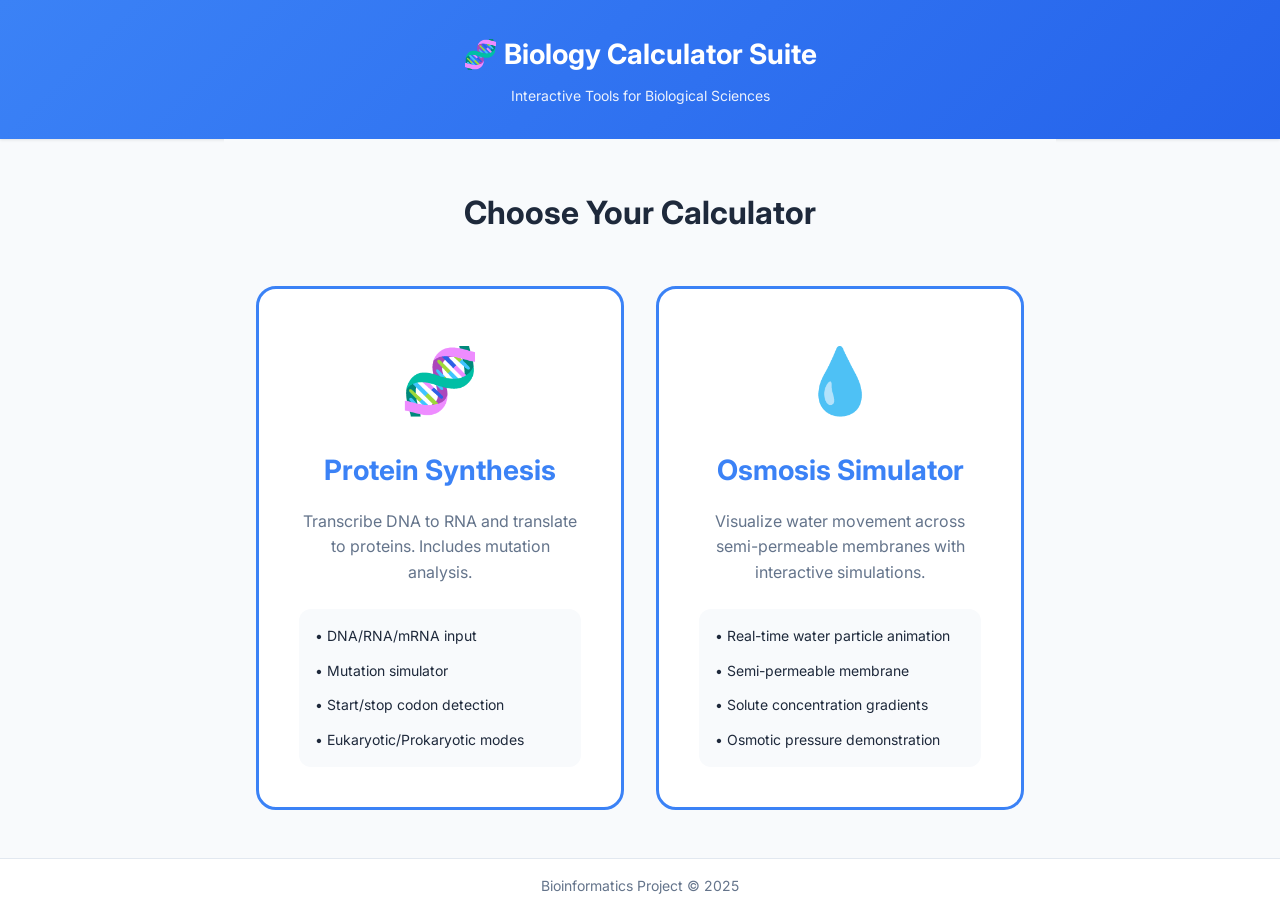
<file: index.html>
<!DOCTYPE html>
<html lang="en">
<head>
    <meta charset="UTF-8">
    <meta name="viewport" content="width=device-width, initial-scale=1.0">
    <title>Biology Calculator Suite</title>
    <link rel="stylesheet" href="style.css">
    <link href="https://fonts.googleapis.com/css2?family=Inter:wght@300;400;500;600;700&display=swap" rel="stylesheet">
</head>
<body>
    <div class="app-container">
        <header class="app-header">
            <h1>🧬 Biology Calculator Suite</h1>
            <p class="subtitle">Interactive Tools for Biological Sciences</p>
        </header>

        <!-- Main Selection Screen -->
        <div id="main-selection" class="main-selection active">
            <h2 class="selection-title">Choose Your Calculator</h2>
            <div class="calculator-grid">
                <div class="calculator-card" onclick="selectCalculator('protein-synthesis')">
                    <div class="calculator-icon">🧬</div>
                    <h3>Protein Synthesis</h3>
                    <p>Transcribe DNA to RNA and translate to proteins. Includes mutation analysis.</p>
                    <div class="features-list">
                        <span class="feature">• DNA/RNA/mRNA input</span>
                        <span class="feature">• Mutation simulator</span>
                        <span class="feature">• Start/stop codon detection</span>
                        <span class="feature">• Eukaryotic/Prokaryotic modes</span>
                    </div>
                </div>
                
                <div class="calculator-card" onclick="selectCalculator('osmosis-diffusion')">
                    <div class="calculator-icon">💧</div>
                    <h3>Osmosis Simulator</h3>
                    <p>Visualize water movement across semi-permeable membranes with interactive simulations.</p>
                    <div class="features-list">
                        <span class="feature">• Real-time water particle animation</span>
                        <span class="feature">• Semi-permeable membrane</span>
                        <span class="feature">• Solute concentration gradients</span>
                        <span class="feature">• Osmotic pressure demonstration</span>
                    </div>
                </div>
            </div>
        </div>

        <!-- Calculator Sections -->
        <div id="calculator-container" class="calculator-container">
            <nav class="breadcrumb">
                <button class="back-btn" onclick="backToSelection()">
                    <span>← Back to Selection</span>
                </button>
                <span class="current-calculator" id="current-calculator-name"></span>
            </nav>

            <!-- Protein Synthesis Calculator -->
            <div id="protein-synthesis-calculator" class="calculator-section hidden">
                <nav class="tab-navigation">
                    <button class="tab-btn active" data-tab="transcription">Transcription/Translation</button>
                    <button class="tab-btn" data-tab="mutation">Mutations</button>
                    <button class="tab-btn" data-tab="education">Education</button>
                </nav>
                
                <!-- Tab Contents for Protein Synthesis -->
                <div class="content-area">
            <!-- Transcription/Translation Tab -->
            <div id="transcription" class="tab-content active">
                <div class="input-section">
                    <h2>Enter Sequence</h2>
                    <div class="selection-group">
                        <p class="selection-label">Sequence Type</p>
                        <div class="strand-selector">
                            <label class="radio-container">
                                <input type="radio" name="strand" value="coding" checked>
                                <span class="radio-label">Coding DNA (5' → 3')</span>
                            </label>
                            <label class="radio-container">
                                <input type="radio" name="strand" value="template">
                                <span class="radio-label">Template DNA (3' → 5')</span>
                            </label>
                            <label class="radio-container">
                                <input type="radio" name="strand" value="mrna">
                                <span class="radio-label">mRNA (5' → 3')</span>
                            </label>
                        </div>
                    </div>
                    
                    <div class="selection-group">
                        <p class="selection-label">Cell Type</p>
                        <div class="cell-type-selector">
                            <label class="radio-container">
                                <input type="radio" name="cell-type" value="eukaryotic" checked>
                                <span class="radio-label">Eukaryotic (Start: AUG)</span>
                            </label>
                            <label class="radio-container">
                                <input type="radio" name="cell-type" value="prokaryotic">
                                <span class="radio-label">Prokaryotic (Start: AUG, GUG, UUG)</span>
                            </label>
                        </div>
                    </div>
                    
                    <textarea id="dna-input" placeholder="Enter DNA sequence (e.g., ATGGAATAG)" class="dna-input"></textarea>
                    
                    <button class="process-btn" onclick="processTranscription()">
                        <span class="btn-text">Analyze</span>
                        <span class="btn-icon">→</span>
                    </button>
                </div>

                <div id="transcription-results" class="results-section hidden">
                    <h2>Results</h2>
                    <div class="result-card">
                        <div class="result-item">
                            <span class="result-label">DNA (Coding):</span>
                            <span id="result-dna" class="result-sequence"></span>
                        </div>
                        <div class="arrow-down">↓</div>
                        <div class="result-item">
                            <span class="result-label">mRNA:</span>
                            <span id="result-mrna" class="result-sequence"></span>
                        </div>
                        <div class="arrow-down">↓</div>
                        <div class="result-item">
                            <span class="result-label">Protein:</span>
                            <span id="result-protein" class="result-sequence"></span>
                        </div>
                        <div class="codon-info">
                            <div class="codon-info-item">
                                <span class="codon-info-label">Start Codon:</span>
                                <span id="result-start-codon" class="codon-info-value"></span>
                            </div>
                            <div class="codon-info-item">
                                <span class="codon-info-label">End Codon:</span>
                                <span id="result-end-codon" class="codon-info-value"></span>
                            </div>
                        </div>
                    </div>
                </div>
            </div>

            <!-- 돌연변이 탭 -->
            <div id="mutation" class="tab-content">
                <div class="input-section">
                    <h2>Mutation Simulation</h2>
                    
                    <div class="selection-group">
                        <p class="selection-label">Sequence Type</p>
                        <div class="strand-selector">
                            <label class="radio-container">
                                <input type="radio" name="mutation-strand" value="coding" checked>
                                <span class="radio-label">Coding DNA (5' → 3')</span>
                            </label>
                            <label class="radio-container">
                                <input type="radio" name="mutation-strand" value="template">
                                <span class="radio-label">Template DNA (3' → 5')</span>
                            </label>
                            <label class="radio-container">
                                <input type="radio" name="mutation-strand" value="mrna">
                                <span class="radio-label">mRNA (5' → 3')</span>
                            </label>
                        </div>
                    </div>
                    
                    <textarea id="mutation-dna-input" placeholder="Enter coding DNA sequence (e.g., ATGGAATAG)" class="dna-input"></textarea>
                    
                    <div class="mutation-controls">
                        <select id="mutation-type" class="mutation-select">
                            <option value="">Select mutation type</option>
                            <option value="point">Point mutation (substitution)</option>
                            <option value="insertion">Insertion</option>
                            <option value="deletion">Deletion</option>
                        </select>

                        <div class="mutation-params hidden" id="mutation-params">
                            <input type="number" id="mutation-position" placeholder="Position (0-based)" min="0" class="position-input">
                            <input type="text" id="mutation-value" placeholder="New base (A/T/C/G)" maxlength="1" class="base-input">
                        </div>
                    </div>

                    <button class="process-btn" onclick="processMutation()">
                        <span class="btn-text">Apply Mutation</span>
                        <span class="btn-icon">⚡</span>
                    </button>
                </div>

                <div id="mutation-results" class="results-section hidden">
                    <h2>Mutation Results</h2>
                    <div class="comparison-grid">
                        <div class="comparison-column">
                            <h3>Original</h3>
                            <div class="result-item">
                                <span class="result-label">DNA:</span>
                                <span id="original-dna" class="result-sequence"></span>
                            </div>
                            <div class="result-item">
                                <span class="result-label">Protein:</span>
                                <span id="original-protein" class="result-sequence"></span>
                            </div>
                        </div>
                        <div class="comparison-column">
                            <h3>Mutated</h3>
                            <div class="result-item">
                                <span class="result-label">DNA:</span>
                                <span id="mutated-dna" class="result-sequence"></span>
                            </div>
                            <div class="result-item">
                                <span class="result-label">Protein:</span>
                                <span id="mutated-protein" class="result-sequence"></span>
                            </div>
                        </div>
                    </div>
                </div>
            </div>

            <!-- Education Tab -->
            <div id="education" class="tab-content">
                <div class="education-section">
                    <h2>🧬 Understanding Protein Synthesis</h2>
                    <p class="education-intro">Learn about the fascinating process that transforms genetic information into functional proteins.</p>
                    
                    <div class="education-grid">
                        <div class="education-card">
                            <div class="education-icon">🔄</div>
                            <h3>Transcription</h3>
                            <p>This is like making a copy of DNA instructions. The cell copies DNA into mRNA (messenger RNA).</p>
                            <div class="education-details">
                                <h4>What happens:</h4>
                                <ul>
                                    <li>DNA opens up like a zipper</li>
                                    <li>A special enzyme reads the DNA code</li>
                                    <li>It makes an mRNA copy of the instructions</li>
                                    <li>The mRNA copy can leave the nucleus</li>
                                    <li>DNA letters change: A→U, T→A, C→G, G→C</li>
                                </ul>
                            </div>
                        </div>

                        <div class="education-card">
                            <div class="education-icon">🏭</div>
                            <h3>Translation</h3>
                            <p>This is like using a recipe. The cell reads mRNA instructions and builds proteins from amino acids.</p>
                            <div class="education-details">
                                <h4>What happens:</h4>
                                <ul>
                                    <li>Ribosomes (protein factories) read the mRNA</li>
                                    <li>They read 3 letters at a time (called codons)</li>
                                    <li>Each codon tells which amino acid to add</li>
                                    <li>AUG means "start making protein"</li>
                                    <li>Special stop signals mean "protein is finished"</li>
                                </ul>
                            </div>
                        </div>

                        <div class="education-card">
                            <div class="education-icon">🧩</div>
                            <h3>Codon Usage</h3>
                            <p>Codons are like words in the genetic language. Each "word" is 3 letters long and tells the cell which amino acid to use.</p>
                            <div class="education-details">
                                <h4>Important facts:</h4>
                                <ul>
                                    <li>There are 64 possible 3-letter combinations</li>
                                    <li>61 of them mean "add this amino acid"</li>
                                    <li>3 of them mean "stop making the protein"</li>
                                    <li>Most amino acids have more than one codon</li>
                                    <li>AUG is special - it means both "start" and "add methionine"</li>
                                    <li>Almost all living things use the same genetic code</li>
                                </ul>
                            </div>
                        </div>

                        <div class="education-card">
                            <div class="education-icon">🔗</div>
                            <h3>Protein Folding</h3>
                            <p>After amino acids are linked together, they fold into specific 3D shapes. The shape determines what the protein can do.</p>
                            <div class="education-details">
                                <h4>How proteins get their shape:</h4>
                                <ul>
                                    <li>Amino acids are like beads on a string</li>
                                    <li>The string folds and twists in specific ways</li>
                                    <li>The final shape is like a complex 3D puzzle</li>
                                    <li>Different shapes do different jobs in the cell</li>
                                    <li>Special helper proteins help with folding</li>
                                    <li>Wrong folding can make proteins not work</li>
                                </ul>
                            </div>
                        </div>

                        <div class="education-card">
                            <div class="education-icon">🔬</div>
                            <h3>Cell Type Differences</h3>
                            <p>There are two main types of cells, and they make proteins differently!</p>
                            <div class="education-details">
                                <h4>Animal/Plant Cells (Eukaryotes):</h4>
                                <ul>
                                    <li>Have a nucleus (control center)</li>
                                    <li>Make mRNA inside the nucleus</li>
                                    <li>Make proteins outside the nucleus</li>
                                    <li>Only use AUG to start making proteins</li>
                                    <li>Process mRNA before using it</li>
                                </ul>
                                <h4>Bacterial Cells (Prokaryotes):</h4>
                                <ul>
                                    <li>No nucleus - everything mixed together</li>
                                    <li>Make mRNA and proteins in the same place</li>
                                    <li>Can use AUG, GUG, or UUG to start proteins</li>
                                    <li>Use mRNA right away without processing</li>
                                    <li>Can make proteins while still copying DNA</li>
                                </ul>
                            </div>
                        </div>

                        <div class="education-card">
                            <div class="education-icon">⚡</div>
                            <h3>Mutations</h3>
                            <p>Sometimes DNA gets changed by mistake. These changes can affect how proteins are made.</p>
                            <div class="education-details">
                                <h4>Types of DNA Changes:</h4>
                                <ul>
                                    <li><strong>Substitution:</strong> One DNA letter becomes a different letter</li>
                                    <li><strong>Insertion:</strong> Extra DNA letters get added</li>
                                    <li><strong>Deletion:</strong> Some DNA letters get removed</li>
                                </ul>
                                <h4>What can happen to proteins:</h4>
                                <ul>
                                    <li><strong>Silent:</strong> Protein stays exactly the same</li>
                                    <li><strong>Missense:</strong> One amino acid changes</li>
                                    <li><strong>Nonsense:</strong> Protein stops being made too early</li>
                                    <li><strong>Frameshift:</strong> Reading frame shifts, everything changes</li>
                                </ul>
                            </div>
                        </div>
                    </div>
                    
                    <div class="dna-strands-box">
                        <div class="dna-strands-content">
                            <div class="dna-strands-header">
                                <div class="education-icon">🧵</div>
                                <h3>Understanding DNA Strands</h3>
                            </div>
                            <p>DNA has two strands that work together, but they have different jobs during protein making.</p>
                            <div class="dna-strands-details">
                                <div class="dna-strands-column">
                                    <h4>The Two Strands:</h4>
                                    <ul>
                                        <li><strong>Template Strand:</strong> This is the strand the cell actually reads to make mRNA</li>
                                        <li><strong>Coding Strand:</strong> This strand has the same sequence as mRNA (except T instead of U)</li>
                                        <li>The two strands are like opposite sides of a zipper</li>
                                        <li>They run in opposite directions (antiparallel)</li>
                                        <li>Where one has A, the other has T; where one has C, the other has G</li>
                                    </ul>
                                </div>
                                <div class="dna-strands-column">
                                    <h4>Why this matters:</h4>
                                    <ul>
                                        <li>Only the template strand gets read during transcription</li>
                                        <li>The coding strand "shows" what the mRNA will look like</li>
                                        <li>Scientists often write DNA sequences using the coding strand</li>
                                        <li>This calculator lets you input either strand type</li>
                                    </ul>
                                </div>
                            </div>
                        </div>
                    </div>
                </div>
            </div>
                </div>
            </div>

            <!-- Osmosis Calculator -->
            <div id="osmosis-diffusion-calculator" class="calculator-section hidden">
                <nav class="tab-navigation">
                    <button class="tab-btn active" data-tab="osmosis">Osmosis Simulator</button>
                </nav>
                
                <!-- Tab Contents for Osmosis -->
                <div class="content-area">
            <!-- Osmosis Simulator -->
            <div id="osmosis" class="tab-content active">
                <div class="input-section">
                    <h2>Osmosis Simulator</h2>
                    <p class="section-intro">Visualize water movement across semi-permeable membranes</p>
                    
                    <div class="simulator-controls">
                        
                        <div class="simulator-controls">
                            <div class="control-row">
                                <div class="control-group">
                                    <label>Solute Type:</label>
                                    <select id="solute-type" class="control-select">
                                        <option value="salt">Salt (NaCl)</option>
                                        <option value="glucose">Glucose</option>
                                        <option value="protein">Protein</option>
                                    </select>
                                </div>
                                <div class="control-group">
                                    <label>Membrane:</label>
                                    <select id="permeability" class="control-select">
                                        <option value="semi" selected>Semi-permeable</option>
                                        <option value="impermeable">Impermeable</option>
                                    </select>
                                </div>
                            </div>
                            
                            <div class="control-row">
                                <div class="control-group">
                                    <label>Left Concentration:</label>
                                    <div class="concentration-control">
                                        <input type="range" id="conc-left-slider" min="0" max="100" value="80" class="concentration-slider">
                                        <span id="conc-left-display">80 mM</span>
                                    </div>
                                </div>
                                <div class="control-group">
                                    <label>Right Concentration:</label>
                                    <div class="concentration-control">
                                        <input type="range" id="conc-right-slider" min="0" max="100" value="20" class="concentration-slider">
                                        <span id="conc-right-display">20 mM</span>
                                    </div>
                                </div>
                            </div>
                            
                            <div class="control-row">
                                <div class="control-group">
                                    <label>Temperature:</label>
                                    <div class="temperature-control">
                                        <input type="range" id="temperature" min="0" max="100" value="37" class="temperature-slider">
                                        <span id="temp-display">37°C</span>
                                    </div>
                                </div>
                                <div class="control-group">
                                    <label>Animation Speed:</label>
                                    <div class="speed-control">
                                        <input type="range" id="speed" min="0.1" max="3" step="0.1" value="1" class="speed-slider">
                                        <span id="speed-display">1x</span>
                                    </div>
                                </div>
                            </div>
                        </div>
                        
                        <button class="process-btn" onclick="testStartSimulation()">
                            <span class="btn-text">Start Simulation</span>
                            <span class="btn-icon">▶️</span>
                        </button>
                        
                        <button class="process-btn secondary" onclick="resetOsmosisSimulation()">
                            <span class="btn-text">Reset</span>
                            <span class="btn-icon">🔄</span>
                        </button>
                    </div>
                </div>
                
                <div class="simulation-area">
                    <canvas id="osmosis-canvas" width="800" height="400"></canvas>
                    
                    <div class="simulation-info">
                        <div class="info-grid">
                            <div class="info-item">
                                <span class="info-label">Time:</span>
                                <span id="sim-time">0s</span>
                            </div>
                            <div class="info-item">
                                <span class="info-label">Net Movement:</span>
                                <span id="net-movement">→</span>
                            </div>
                            <div class="info-item">
                                <span class="info-label">Equilibrium:</span>
                                <span id="equilibrium-status">Not reached</span>
                            </div>
                            <div class="info-item">
                                <span class="info-label">Rate:</span>
                                <span id="osmosis-rate">0 molecules/s</span>
                            </div>
                        </div>
                    </div>
                </div>
                
                <div class="results-section">
                    <h3>Key Concepts</h3>
                    <div class="concept-grid">
                        <div class="concept-card">
                            <h4>Diffusion</h4>
                            <p>Random movement of particles from high to low concentration</p>
                        </div>
                        <div class="concept-card">
                            <h4>Osmosis</h4>
                            <p>Diffusion of water across a semipermeable membrane</p>
                        </div>
                        <div class="concept-card">
                            <h4>Concentration Gradient</h4>
                            <p>Difference in concentration that drives molecular movement</p>
                        </div>
                        <div class="concept-card">
                            <h4>Equilibrium</h4>
                            <p>State where concentrations are equal on both sides</p>
                        </div>
                    </div>
                </div>
            </div>
                </div>
            </div>
        </div>

        <footer class="app-footer">
            <p>Bioinformatics Project © 2025</p>
        </footer>
    </div>

    <script src="app.js"></script>
    <script src="simple_osmosis.js"></script>
    <script>
        // Ultra-simple osmosis simulation
        function startOsmosisSimulation() {
            console.log('Starting osmosis simulation...');
            const canvas = document.getElementById('osmosis-canvas');
            if (!canvas) {
                alert('Canvas not found!');
                return;
            }
            
            const ctx = canvas.getContext('2d');
            canvas.width = canvas.offsetWidth;
            canvas.height = 400;
            
            let particles = [];
            let animationId = null;
            
            // Stop any existing animation
            if (window.currentOsmosisAnimation) {
                cancelAnimationFrame(window.currentOsmosisAnimation);
            }
            
            // Create particles - high concentration on left, low on right
            // Add many solute particles on the LEFT side (high concentration)
            for (let i = 0; i < 40; i++) {
                particles.push({
                    x: Math.random() * (canvas.width/2 - 40) + 20, // Left side only
                    y: Math.random() * (canvas.height - 40) + 20,
                    vx: (Math.random() - 0.5) * 3,
                    vy: (Math.random() - 0.5) * 3,
                    radius: 8,
                    type: 'solute'
                });
            }
            
            // Add few solute particles on the RIGHT side (low concentration)
            for (let i = 0; i < 5; i++) {
                particles.push({
                    x: Math.random() * (canvas.width/2 - 40) + canvas.width/2 + 20, // Right side only
                    y: Math.random() * (canvas.height - 40) + 20,
                    vx: (Math.random() - 0.5) * 3,
                    vy: (Math.random() - 0.5) * 3,
                    radius: 8,
                    type: 'solute'
                });
            }
            
            function draw() {
                // Clear canvas
                ctx.clearRect(0, 0, canvas.width, canvas.height);
                
                // Draw background
                ctx.fillStyle = '#f0f5ff';
                ctx.fillRect(0, 0, canvas.width/2, canvas.height);
                ctx.fillStyle = '#fff0f5';
                ctx.fillRect(canvas.width/2, 0, canvas.width/2, canvas.height);
                
                // Add labels
                ctx.fillStyle = '#333';
                ctx.font = 'bold 16px Arial';
                ctx.textAlign = 'center';
                ctx.fillText('High Concentration', canvas.width/4, 30);
                ctx.fillText('Low Concentration', canvas.width * 3/4, 30);
                
                // Add legend
                ctx.font = '14px Arial';
                ctx.textAlign = 'left';
                ctx.fillStyle = '#ff4444';
                ctx.fillRect(10, canvas.height - 30, 15, 15);
                ctx.fillStyle = '#333';
                ctx.fillText('Solute molecules', 30, canvas.height - 18);
                
                // Add arrow to show expected water movement
                ctx.font = '16px Arial';
                ctx.textAlign = 'center';
                ctx.fillStyle = '#0066cc';
                ctx.fillText('← Water flow (osmosis)', canvas.width/2, canvas.height - 15);
                
                // Show membrane type
                ctx.font = '12px Arial';
                ctx.fillStyle = '#666';
                const memTypeText = {
                    'semi': 'Semi-permeable membrane',
                    'selective': 'Selectively permeable membrane',
                    'impermeable': 'Impermeable membrane'
                };
                ctx.fillText(memTypeText[document.getElementById('permeability').value] || '', canvas.width/2, 55);
                
                // Draw membrane based on type
                const membraneType = document.getElementById('permeability').value;
                const memX = canvas.width/2;
                
                switch(membraneType) {
                    case 'semi':
                        // Semi-permeable: dotted line with regular pores
                        ctx.fillStyle = '#333';
                        ctx.fillRect(memX - 3, 0, 6, canvas.height);
                        
                        // Draw regular pores
                        ctx.fillStyle = '#999';
                        for (let y = 20; y < canvas.height; y += 40) {
                            ctx.beginPath();
                            ctx.arc(memX, y, 4, 0, Math.PI * 2);
                            ctx.fill();
                        }
                        break;
                        
                    case 'selective':
                        // Selectively permeable: solid with specific channels
                        ctx.fillStyle = '#444';
                        ctx.fillRect(memX - 3, 0, 6, canvas.height);
                        
                        // Draw selective channels (fewer, more structured)
                        ctx.fillStyle = '#88f';
                        for (let y = 50; y < canvas.height; y += 100) {
                            ctx.fillRect(memX - 2, y - 10, 4, 20);
                        }
                        break;
                        
                    case 'impermeable':
                        // Impermeable: thick solid barrier
                        ctx.fillStyle = '#222';
                        ctx.fillRect(memX - 5, 0, 10, canvas.height);
                        
                        // Add cross-hatch pattern to show it's impermeable
                        ctx.strokeStyle = '#555';
                        ctx.lineWidth = 1;
                        for (let y = 0; y < canvas.height; y += 15) {
                            ctx.beginPath();
                            ctx.moveTo(memX - 5, y);
                            ctx.lineTo(memX + 5, y + 10);
                            ctx.stroke();
                        }
                        break;
                }
                
                // Update and draw particles
                particles.forEach(p => {
                    // Get temperature and calculate kinetic energy factor
                    const temperature = parseFloat(document.getElementById('temperature').value);
                    const tempFactor = 0.3 + (temperature / 100) * 1.5; // Range from 0.3 to 1.8
                    
                    // Update velocity with temperature-dependent random motion
                    p.vx += (Math.random() - 0.5) * tempFactor;
                    p.vy += (Math.random() - 0.5) * tempFactor;
                    
                    // Apply damping (less damping at higher temperatures)
                    const damping = 0.99 - (temperature / 1000); // Range from 0.99 to 0.94
                    p.vx *= damping;
                    p.vy *= damping;
                    
                    // Limit maximum velocity based on temperature
                    const maxVel = 2 + (temperature / 20); // Max velocity increases with temperature
                    p.vx = Math.max(-maxVel, Math.min(maxVel, p.vx));
                    p.vy = Math.max(-maxVel, Math.min(maxVel, p.vy));
                    
                    // Update position
                    p.x += p.vx;
                    p.y += p.vy;
                    
                    // Bounce off walls
                    if (p.x <= p.radius || p.x >= canvas.width - p.radius) {
                        p.vx = -p.vx;
                        p.x = Math.max(p.radius, Math.min(canvas.width - p.radius, p.x));
                    }
                    if (p.y <= p.radius || p.y >= canvas.height - p.radius) {
                        p.vy = -p.vy;
                        p.y = Math.max(p.radius, Math.min(canvas.height - p.radius, p.y));
                    }
                    
                    // Membrane interaction
                    const memX = canvas.width/2;
                    if (Math.abs(p.x - memX) < p.radius + 3) {
                        const membraneType = document.getElementById('permeability').value;
                        const temperature = parseFloat(document.getElementById('temperature').value);
                        
                        // Temperature affects crossing probability (higher temp = more kinetic energy)
                        const tempBonus = temperature / 200; // 0 to 0.5 bonus based on temperature
                        let crossChance = 0;
                        
                        // Different permeability for different membrane types
                        switch(membraneType) {
                            case 'semi':
                                // Semi-permeable: base 30% + temperature bonus
                                crossChance = 0.3 + tempBonus * 0.5;
                                break;
                            case 'selective':
                                // Selectively permeable: base 10% + smaller temperature bonus
                                crossChance = 0.1 + tempBonus * 0.3;
                                break;
                            case 'impermeable':
                                // Impermeable: always 0% regardless of temperature
                                crossChance = 0;
                                break;
                        }
                        
                        if (Math.random() < crossChance) {
                            // Cross membrane
                            p.x = p.x < memX ? memX + p.radius + 4 : memX - p.radius - 4;
                        } else {
                            // Bounce
                            p.vx = -p.vx;
                            p.x = p.x < memX ? memX - p.radius - 4 : memX + p.radius + 4;
                        }
                    }
                    
                    // Draw solute particle with motion blur at high temperatures
                    const speed = Math.sqrt(p.vx * p.vx + p.vy * p.vy);
                    
                    // Add slight transparency at high speeds/temperatures
                    const alpha = temperature > 50 ? 0.8 : 1.0;
                    
                    ctx.beginPath();
                    ctx.arc(p.x, p.y, p.radius, 0, Math.PI * 2);
                    ctx.fillStyle = `rgba(255, 68, 68, ${alpha})`;
                    ctx.fill();
                    ctx.strokeStyle = `rgba(204, 0, 0, ${alpha})`;
                    ctx.lineWidth = 2;
                    ctx.stroke();
                    
                    // Add motion trail at very high temperatures
                    if (temperature > 70 && speed > 3) {
                        ctx.strokeStyle = `rgba(255, 68, 68, 0.3)`;
                        ctx.lineWidth = 1;
                        ctx.beginPath();
                        ctx.moveTo(p.x, p.y);
                        ctx.lineTo(p.x - p.vx * 2, p.y - p.vy * 2);
                        ctx.stroke();
                    }
                });
                
                // Update stats
                let leftSolute = 0, rightSolute = 0;
                particles.forEach(p => {
                    if (p.x < canvas.width/2) {
                        leftSolute++;
                    } else {
                        rightSolute++;
                    }
                });
                
                document.getElementById('sim-time').textContent = ((Date.now() - startTime) / 1000).toFixed(1) + 's';
                
                // Show net movement based on concentration gradient
                const concentrationDiff = leftSolute - rightSolute;
                if (concentrationDiff > 5) {
                    document.getElementById('net-movement').textContent = '← Water flows to high concentration';
                } else if (concentrationDiff < -5) {
                    document.getElementById('net-movement').textContent = 'Water flows to high concentration →';
                } else {
                    document.getElementById('net-movement').textContent = '↔ Near equilibrium';
                }
                
                document.getElementById('equilibrium-status').textContent = 
                    Math.abs(leftSolute - rightSolute) < 3 
                    ? 'Equilibrium reached' 
                    : `Left: ${leftSolute} molecules, Right: ${rightSolute} molecules`;
                    
                document.getElementById('osmosis-rate').textContent = 
                    `Gradient: ${Math.abs(concentrationDiff)} | Temp: ${document.getElementById('temperature').value}°C`;
                
                // Continue animation
                window.currentOsmosisAnimation = requestAnimationFrame(draw);
            }
            
            const startTime = Date.now();
            draw();
        }
        
        // Simple working test
        function testStartSimulation() {
            console.log('=== STARTING SIMPLE TEST ===');
            const canvas = document.getElementById('osmosis-canvas');
            if (!canvas) {
                console.error('NO CANVAS FOUND!');
                return;
            }
            
            const ctx = canvas.getContext('2d');
            canvas.width = 800;
            canvas.height = 400;
            
            // Track simulation start time
            const startTime = Date.now();
            
            console.log('Canvas ready:', canvas.width, 'x', canvas.height);
            
            // Stop any existing animation
            if (window.testAnimationId) {
                cancelAnimationFrame(window.testAnimationId);
            }
            
            let testParticles = [];
            
            // Get concentrations from sliders
            const leftConc = parseInt(document.getElementById('conc-left-slider')?.value || 80);
            const rightConc = parseInt(document.getElementById('conc-right-slider')?.value || 20);
            
            // Calculate number of particles based on concentration
            const leftSoluteCount = Math.floor(leftConc / 5); // Scale down for visualization
            const rightSoluteCount = Math.floor(rightConc / 5);
            
            // Create solute particles (red) - based on left concentration
            for (let i = 0; i < leftSoluteCount; i++) {
                testParticles.push({
                    x: Math.random() * (canvas.width/2 - 40) + 20,
                    y: Math.random() * (canvas.height - 100) + 50,
                    vx: (Math.random() - 0.5) * 2,
                    vy: (Math.random() - 0.5) * 2,
                    radius: 8,
                    color: '#e74c3c',
                    type: 'solute'
                });
            }
            
            // Create solute particles (red) - based on right concentration
            for (let i = 0; i < rightSoluteCount; i++) {
                testParticles.push({
                    x: Math.random() * (canvas.width/2 - 40) + canvas.width/2 + 20,
                    y: Math.random() * (canvas.height - 100) + 50,
                    vx: (Math.random() - 0.5) * 2,
                    vy: (Math.random() - 0.5) * 2,
                    radius: 8,
                    color: '#e74c3c',
                    type: 'solute'
                });
            }
            
            // Create water molecules (blue) - distributed throughout
            for (let i = 0; i < 50; i++) {
                testParticles.push({
                    x: Math.random() * (canvas.width - 40) + 20,
                    y: Math.random() * (canvas.height - 100) + 50,
                    vx: (Math.random() - 0.5) * 3,
                    vy: (Math.random() - 0.5) * 3,
                    radius: 5,
                    color: '#3498db',
                    type: 'water'
                });
            }
            
            console.log('Created', testParticles.length, 'test particles');
            console.log('Sample particle:', testParticles[0]);
            
            function simpleAnimate() {
                // Clear
                ctx.clearRect(0, 0, canvas.width, canvas.height);
                
                // Draw background regions
                ctx.fillStyle = '#e6f2ff';
                ctx.fillRect(0, 0, canvas.width/2, canvas.height);
                ctx.fillStyle = '#ffe6f0';
                ctx.fillRect(canvas.width/2, 0, canvas.width/2, canvas.height);
                
                // Add labels with concentration values
                ctx.fillStyle = '#333';
                ctx.font = 'bold 16px Arial';
                ctx.textAlign = 'center';
                const leftConcVal = document.getElementById('conc-left-slider')?.value || 80;
                const rightConcVal = document.getElementById('conc-right-slider')?.value || 20;
                ctx.fillText(`Left Side (${leftConcVal}mM)`, canvas.width/4, 30);
                ctx.fillText(`Right Side (${rightConcVal}mM)`, canvas.width * 3/4, 30);
                
                // Store membrane info for particle collision
                const membraneX = canvas.width/2;
                const membraneType = document.getElementById('permeability') ? document.getElementById('permeability').value : 'semi';
                
                // Update and draw particles
                console.log('Drawing', testParticles.length, 'particles');
                testParticles.forEach((p, index) => {
                    if (index === 0) console.log('First particle at:', p.x, p.y);
                    
                    // Get temperature and speed from controls
                    const temperature = parseFloat(document.getElementById('temperature')?.value || 37);
                    const animationSpeed = parseFloat(document.getElementById('speed')?.value || 1);
                    
                    // Temperature affects molecular motion (kinetic energy)
                    const tempFactor = 0.2 + (temperature / 100) * 0.8; // 0.2 to 1.0 range
                    
                    // Add random motion (Brownian movement) affected by temperature
                    p.vx += (Math.random() - 0.5) * 0.5 * tempFactor;
                    p.vy += (Math.random() - 0.5) * 0.5 * tempFactor;
                    
                    // Apply damping to prevent runaway velocities (less damping at higher temp)
                    const damping = 0.96 - (temperature / 500); // 0.96 to 0.94
                    p.vx *= damping;
                    p.vy *= damping;
                    
                    // Update position with animation speed multiplier
                    p.x += p.vx * animationSpeed;
                    p.y += p.vy * animationSpeed;
                    
                    // Bounce off walls
                    if (p.x < p.radius || p.x > canvas.width - p.radius) {
                        p.vx = -p.vx;
                        p.x = Math.max(p.radius, Math.min(canvas.width - p.radius, p.x));
                    }
                    if (p.y < p.radius || p.y > canvas.height - p.radius) {
                        p.vy = -p.vy;
                        p.y = Math.max(p.radius, Math.min(canvas.height - p.radius, p.y));
                    }
                    
                    // Osmosis physics: water moves toward higher solute concentration
                    if (p.type === 'water') {
                        // Calculate particles on each side
                        const leftSolutes = testParticles.filter(particle => 
                            particle.type === 'solute' && particle.x < membraneX).length;
                        const rightSolutes = testParticles.filter(particle => 
                            particle.type === 'solute' && particle.x > membraneX).length;
                        const leftWater = testParticles.filter(particle => 
                            particle.type === 'water' && particle.x < membraneX).length;
                        const rightWater = testParticles.filter(particle => 
                            particle.type === 'water' && particle.x > membraneX).length;
                        
                        // Calculate water-to-solute ratios
                        const leftRatio = leftSolutes > 0 ? leftWater / leftSolutes : Infinity;
                        const rightRatio = rightSolutes > 0 ? rightWater / rightSolutes : Infinity;
                        
                        // Check if equilibrium is reached (ratios are approximately equal)
                        const isEquilibrium = Math.abs(leftRatio - rightRatio) < 0.5;
                        
                        // Water moves toward higher solute concentration (lower water-to-solute ratio)
                        if (!isEquilibrium) {
                            const osmoticForce = 0.1 * animationSpeed;
                            if (leftRatio > rightRatio) {
                                p.vx += osmoticForce; // Move right (toward higher concentration)
                            } else if (rightRatio > leftRatio) {
                                p.vx += -osmoticForce; // Move left (toward higher concentration)
                            }
                        }
                        // If equilibrium is reached, no net movement (no velocity bias added)
                        
                        // Water can cross semi-permeable membrane
                        if (Math.abs(p.x - membraneX) < p.radius + 5) {
                            if (membraneType === 'semi') {
                                // Water crosses freely
                                if (Math.random() < 0.7) {
                                    p.x = p.x < membraneX ? membraneX + p.radius + 6 : membraneX - p.radius - 6;
                                }
                            } else {
                                // Impermeable: bounce off
                                p.vx = -p.vx;
                                p.x = p.x < membraneX ? membraneX - p.radius - 6 : membraneX + p.radius + 6;
                            }
                        }
                    } else if (p.type === 'solute') {
                        // Solute particles cannot cross semi-permeable membrane
                        if (Math.abs(p.x - membraneX) < p.radius + 5) {
                            if (membraneType === 'semi') {
                                // Solutes bounce off semi-permeable membrane
                                p.vx = -p.vx;
                                p.x = p.x < membraneX ? membraneX - p.radius - 6 : membraneX + p.radius + 6;
                            } else {
                                // Impermeable: also bounce off
                                p.vx = -p.vx;
                                p.x = p.x < membraneX ? membraneX - p.radius - 6 : membraneX + p.radius + 6;
                            }
                        }
                    }
                    
                    // Draw particle with type-specific styling
                    ctx.save();
                    ctx.fillStyle = p.color;
                    ctx.beginPath();
                    ctx.arc(p.x, p.y, p.radius, 0, Math.PI * 2);
                    ctx.fill();
                    
                    // Add visible border
                    ctx.strokeStyle = p.type === 'water' ? '#1e5a8e' : '#8b0000';
                    ctx.lineWidth = 2;
                    ctx.stroke();
                    ctx.restore();
                });
                
                // Draw membrane AFTER particles so it's visible on top
                console.log('Drawing membrane:', membraneType, 'at x:', membraneX);
                
                if (membraneType === 'semi') {
                    // Semi-permeable membrane with pores
                    ctx.fillStyle = '#555';
                    ctx.fillRect(membraneX - 3, 0, 6, canvas.height);
                    console.log('Drew semi-permeable membrane');
                    
                    // Draw pores
                    ctx.fillStyle = '#999';
                    for (let y = 20; y < canvas.height; y += 40) {
                        ctx.beginPath();
                        ctx.arc(membraneX, y, 4, 0, Math.PI * 2);
                        ctx.fill();
                    }
                    console.log('Drew pores');
                } else {
                    // Impermeable membrane
                    ctx.fillStyle = '#222';
                    ctx.fillRect(membraneX - 5, 0, 10, canvas.height);
                    console.log('Drew impermeable membrane');
                    
                    // Cross-hatch pattern
                    ctx.strokeStyle = '#555';
                    ctx.lineWidth = 1;
                    for (let y = 0; y < canvas.height; y += 15) {
                        ctx.beginPath();
                        ctx.moveTo(membraneX - 5, y);
                        ctx.lineTo(membraneX + 5, y + 10);
                        ctx.stroke();
                    }
                    console.log('Drew cross-hatch pattern');
                }
                
                // Add legend for particle types AFTER drawing particles
                ctx.font = '12px Arial';
                ctx.textAlign = 'left';
                ctx.fillStyle = '#3498db';
                ctx.beginPath();
                ctx.arc(15, canvas.height - 45, 6, 0, Math.PI * 2);
                ctx.fill();
                ctx.fillStyle = '#333';
                ctx.fillText('Water molecules (H₂O)', 25, canvas.height - 40);
                
                ctx.fillStyle = '#e74c3c';
                ctx.beginPath();
                ctx.arc(15, canvas.height - 25, 6, 0, Math.PI * 2);
                ctx.fill();
                ctx.fillStyle = '#333';
                ctx.fillText('Solute particles (blocked by membrane)', 25, canvas.height - 20);
                
                // Update equilibrium status
                const leftSoluteCount = testParticles.filter(p => p.type === 'solute' && p.x < membraneX).length;
                const rightSoluteCount = testParticles.filter(p => p.type === 'solute' && p.x > membraneX).length;
                const leftWaterCount = testParticles.filter(p => p.type === 'water' && p.x < membraneX).length;
                const rightWaterCount = testParticles.filter(p => p.type === 'water' && p.x > membraneX).length;
                
                // Calculate water-to-solute ratios
                const leftRatio = leftSoluteCount > 0 ? leftWaterCount / leftSoluteCount : Infinity;
                const rightRatio = rightSoluteCount > 0 ? rightWaterCount / rightSoluteCount : Infinity;
                
                // Check equilibrium
                const isEquilibrium = Math.abs(leftRatio - rightRatio) < 0.5;
                
                // Update time
                const elapsedTime = (Date.now() - startTime) / 1000;
                const timeElement = document.getElementById('sim-time');
                if (timeElement) {
                    timeElement.textContent = elapsedTime.toFixed(1) + 's';
                }
                
                // Update displays
                const equilibriumElement = document.getElementById('equilibrium-status');
                if (equilibriumElement) {
                    if (isEquilibrium) {
                        equilibriumElement.textContent = 'Reached';
                        equilibriumElement.style.color = '#22c55e'; // Green
                    } else {
                        equilibriumElement.textContent = 'Not reached';
                        equilibriumElement.style.color = '#e74c3c'; // Red
                    }
                }
                
                // Update net movement indicator
                const netMovementElement = document.getElementById('net-movement');
                if (netMovementElement) {
                    if (isEquilibrium) {
                        netMovementElement.textContent = '↔ (No net movement)';
                    } else if (leftRatio > rightRatio) {
                        netMovementElement.textContent = '→ (To right)';
                    } else {
                        netMovementElement.textContent = '← (To left)';
                    }
                }
                
                // Update osmosis rate
                const osmosisRate = document.getElementById('osmosis-rate');
                if (osmosisRate) {
                    const concentrationDiff = Math.abs(leftSoluteCount - rightSoluteCount);
                    osmosisRate.textContent = `Gradient: ${concentrationDiff} | W:S Left: ${leftRatio.toFixed(1)} Right: ${rightRatio.toFixed(1)}`;
                }
                
                // Display equilibrium status on canvas
                if (isEquilibrium) {
                    ctx.font = 'bold 18px Arial';
                    ctx.textAlign = 'center';
                    ctx.fillStyle = '#22c55e';
                    ctx.fillText('EQUILIBRIUM REACHED', canvas.width/2, 80);
                    ctx.font = '14px Arial';
                    ctx.fillText('No net water movement', canvas.width/2, 100);
                }
                
                // Continue animation - ALWAYS keep running
                window.testAnimationId = requestAnimationFrame(simpleAnimate);
            }
            
            simpleAnimate();
            console.log('=== SIMPLE TEST STARTED ===');
        }
        
        // Professional osmosis simulation (backup)
        function fullOsmosisSimulation() {
            console.log('Starting professional osmosis simulation');
            const canvas = document.getElementById('osmosis-canvas');
            if (!canvas) {
                console.error('Canvas not found!');
                return;
            }
            
            const ctx = canvas.getContext('2d');
            canvas.width = canvas.offsetWidth || 800;
            canvas.height = 400;
            
            console.log('Canvas size:', canvas.width, 'x', canvas.height);
            
            // Cancel any existing animation
            if (window.simAnimationId) {
                cancelAnimationFrame(window.simAnimationId);
            }
            
            let particles = [];
            
            // Get concentrations from slider controls
            const leftConc = parseFloat(document.getElementById('conc-left-slider').value) || 80;
            const rightConc = parseFloat(document.getElementById('conc-right-slider').value) || 20;
            const soluteType = document.getElementById('solute-type').value;
            
            console.log('Concentrations:', leftConc, 'mM left,', rightConc, 'mM right');
            console.log('Solute type:', soluteType);
            
            // Calculate number of particles based on concentration
            const leftSoluteCount = Math.max(1, Math.floor(leftConc / 3));
            const rightSoluteCount = Math.max(1, Math.floor(rightConc / 3));
            
            // Determine particle properties based on solute type
            let soluteRadius, soluteColor, soluteStroke;
            switch(soluteType) {
                case 'salt':
                    soluteRadius = 6;
                    soluteColor = '#e74c3c';
                    soluteStroke = '#c0392b';
                    break;
                case 'glucose':
                    soluteRadius = 8;
                    soluteColor = '#f39c12';
                    soluteStroke = '#d68910';
                    break;
                case 'protein':
                    soluteRadius = 12;
                    soluteColor = '#8e44ad';
                    soluteStroke = '#7d3c98';
                    break;
                default:
                    soluteRadius = 8;
                    soluteColor = '#e74c3c';
                    soluteStroke = '#c0392b';
            }
            
            // Create solute molecules - LEFT side based on concentration
            for (let i = 0; i < leftSoluteCount; i++) {
                particles.push({
                    x: Math.random() * (canvas.width/2 - 40) + 20,
                    y: Math.random() * (canvas.height - 40) + 20,
                    vx: (Math.random() - 0.5) * 2,
                    vy: (Math.random() - 0.5) * 2,
                    radius: soluteRadius,
                    color: soluteColor,
                    stroke: soluteStroke,
                    type: 'solute',
                    soluteType: soluteType
                });
            }
            
            // Create solute molecules - RIGHT side based on concentration
            for (let i = 0; i < rightSoluteCount; i++) {
                particles.push({
                    x: Math.random() * (canvas.width/2 - 40) + canvas.width/2 + 20,
                    y: Math.random() * (canvas.height - 40) + 20,
                    vx: (Math.random() - 0.5) * 2,
                    vy: (Math.random() - 0.5) * 2,
                    radius: soluteRadius,
                    color: soluteColor,
                    stroke: soluteStroke,
                    type: 'solute',
                    soluteType: soluteType
                });
            }
            
            // Create water molecules (small) - distributed on both sides
            for (let i = 0; i < 40; i++) {
                const side = Math.random() < 0.5 ? 'left' : 'right';
                const x = side === 'left' 
                    ? Math.random() * (canvas.width/2 - 30) + 15
                    : Math.random() * (canvas.width/2 - 30) + canvas.width/2 + 15;
                
                particles.push({
                    x: x,
                    y: Math.random() * (canvas.height - 30) + 15,
                    vx: (Math.random() - 0.5) * 3,
                    vy: (Math.random() - 0.5) * 3,
                    radius: 4,
                    type: 'water'
                });
            }
            
            function animate() {
                console.log('Animate function called, particles:', particles.length);
                // Clear
                ctx.clearRect(0, 0, canvas.width, canvas.height);
                
                // Draw backgrounds
                ctx.fillStyle = '#e6f2ff';
                ctx.fillRect(0, 0, canvas.width/2, canvas.height);
                ctx.fillStyle = '#ffe6f0';
                ctx.fillRect(canvas.width/2, 0, canvas.width/2, canvas.height);
                
                // Add labels with actual concentrations
                ctx.fillStyle = '#333';
                ctx.font = 'bold 16px Arial';
                ctx.textAlign = 'center';
                const leftConc = parseFloat(document.getElementById('conc-left-slider').value) || 80;
                const rightConc = parseFloat(document.getElementById('conc-right-slider').value) || 20;
                ctx.fillText(`${leftConc} mM Solute`, canvas.width/4, 30);
                ctx.fillText(`${rightConc} mM Solute`, canvas.width * 3/4, 30);
                
                // Add legend
                ctx.font = '12px Arial';
                ctx.textAlign = 'left';
                const currentSoluteType = document.getElementById('solute-type').value;
                const soluteTypeNames = {
                    'salt': 'Salt (NaCl)',
                    'glucose': 'Glucose',
                    'protein': 'Protein'
                };
                
                // Get current solute color
                let legendColor = '#e74c3c';
                switch(currentSoluteType) {
                    case 'salt': legendColor = '#e74c3c'; break;
                    case 'glucose': legendColor = '#f39c12'; break;
                    case 'protein': legendColor = '#8e44ad'; break;
                }
                
                ctx.fillStyle = legendColor;
                ctx.fillRect(10, canvas.height - 50, 12, 12);
                ctx.fillStyle = '#333';
                ctx.fillText(`${soluteTypeNames[currentSoluteType]} (cannot cross)`, 25, canvas.height - 40);
                
                ctx.fillStyle = '#3498db';
                ctx.fillRect(10, canvas.height - 30, 8, 8);
                ctx.fillStyle = '#333';
                ctx.fillText('Water (can cross)', 25, canvas.height - 22);
                
                // Draw membrane with visual indication
                const membraneType = document.getElementById('permeability').value;
                ctx.fillStyle = membraneType === 'semi' ? '#555' : '#222';
                ctx.fillRect(canvas.width/2 - 3, 0, 6, canvas.height);
                
                // Draw membrane pores for semi-permeable
                if (membraneType === 'semi') {
                    ctx.fillStyle = '#999';
                    for (let y = 20; y < canvas.height; y += 40) {
                        ctx.beginPath();
                        ctx.arc(canvas.width/2, y, 3, 0, Math.PI * 2);
                        ctx.fill();
                    }
                }
                
                // Add membrane type label
                ctx.font = '12px Arial';
                ctx.textAlign = 'center';
                ctx.fillStyle = '#666';
                const membraneLabel = membraneType === 'semi' ? 'Semi-permeable membrane' : 'Impermeable membrane';
                ctx.fillText(membraneLabel, canvas.width/2, 55);
                
                // Update and draw particles
                particles.forEach(p => {
                    // Get temperature and speed effects
                    const temperature = parseFloat(document.getElementById('temperature').value);
                    const animationSpeed = parseFloat(document.getElementById('speed').value) || 1;
                    const tempFactor = 0.2 + (temperature / 100) * 0.8; // 0.2 to 1.0 based on temperature
                    
                    // Update velocity with temperature-dependent motion
                    p.vx += (Math.random() - 0.5) * tempFactor * animationSpeed;
                    p.vy += (Math.random() - 0.5) * tempFactor * animationSpeed;
                    
                    // Apply damping (less at higher temperatures)
                    const damping = 0.98 - (temperature / 2000); // 0.98 to 0.93
                    p.vx *= damping;
                    p.vy *= damping;
                    
                    // Update position with speed multiplier
                    p.x += p.vx * animationSpeed;
                    p.y += p.vy * animationSpeed;
                    
                    // Bounce off walls
                    if (p.x < p.radius || p.x > canvas.width - p.radius) {
                        p.vx = -p.vx;
                        p.x = Math.max(p.radius, Math.min(canvas.width - p.radius, p.x));
                    }
                    if (p.y < p.radius || p.y > canvas.height - p.radius) {
                        p.vy = -p.vy;
                        p.y = Math.max(p.radius, Math.min(canvas.height - p.radius, p.y));
                    }
                    
                    // Realistic membrane interaction
                    const membraneX = canvas.width/2;
                    if (Math.abs(p.x - membraneX) < p.radius + 3) {
                        const membraneType = document.getElementById('permeability').value;
                        let canCross = false;
                        
                        if (membraneType === 'semi') {
                            // Semi-permeable: water can pass freely, solute cannot
                            canCross = p.type === 'water';
                        } else if (membraneType === 'impermeable') {
                            // Impermeable: nothing can pass
                            canCross = false;
                        }
                        
                        if (canCross) {
                            // Cross membrane freely
                            p.x = p.x < membraneX ? membraneX + p.radius + 4 : membraneX - p.radius - 4;
                        } else {
                            // Bounce off membrane
                            p.vx = -p.vx;
                            p.x = p.x < membraneX ? membraneX - p.radius - 4 : membraneX + p.radius + 4;
                        }
                    }
                    
                    // Draw particles with different colors based on type
                    ctx.beginPath();
                    ctx.arc(p.x, p.y, p.radius, 0, Math.PI * 2);
                    
                    if (p.type === 'solute') {
                        // Solute molecules with type-specific colors
                        ctx.fillStyle = p.color;
                        ctx.fill();
                        ctx.strokeStyle = p.stroke;
                        ctx.lineWidth = 2;
                        ctx.stroke();
                        
                        // Add label for larger proteins
                        if (p.soluteType === 'protein') {
                            ctx.fillStyle = '#fff';
                            ctx.font = '8px Arial';
                            ctx.textAlign = 'center';
                            ctx.fillText('P', p.x, p.y + 2);
                        }
                    } else {
                        // Small blue water molecules
                        ctx.fillStyle = '#3498db';
                        ctx.fill();
                        ctx.strokeStyle = '#2980b9';
                        ctx.lineWidth = 1;
                        ctx.stroke();
                    }
                });
                
                // Update statistics
                let leftSolute = 0, rightSolute = 0;
                let leftWater = 0, rightWater = 0;
                
                particles.forEach(p => {
                    if (p.x < canvas.width/2) {
                        if (p.type === 'solute') leftSolute++;
                        else leftWater++;
                    } else {
                        if (p.type === 'solute') rightSolute++;
                        else rightWater++;
                    }
                });
                
                // Update displays
                const timeSinceStart = (Date.now() - startTime) / 1000;
                document.getElementById('sim-time').textContent = timeSinceStart.toFixed(1) + 's';
                
                // Show water movement direction (osmosis)
                if (leftWater > rightWater + 2) {
                    document.getElementById('net-movement').textContent = '← Water flows to left';
                } else if (rightWater > leftWater + 2) {
                    document.getElementById('net-movement').textContent = 'Water flows to right →';
                } else {
                    document.getElementById('net-movement').textContent = '↔ Equilibrium';
                }
                
                // Calculate actual concentrations (particles * 2 to convert back to mM)
                const leftActualConc = leftSolute * 2;
                const rightActualConc = rightSolute * 2;
                
                // Show current concentrations
                document.getElementById('equilibrium-status').textContent = 
                    `Left: ${leftActualConc}mM (${leftSolute}S/${leftWater}W) | Right: ${rightActualConc}mM (${rightSolute}S/${rightWater}W)`;
                
                // Calculate concentration gradient
                const gradient = Math.abs(leftActualConc - rightActualConc);
                document.getElementById('osmosis-rate').textContent = 
                    `Gradient: ${gradient}mM | Temp: ${document.getElementById('temperature').value}°C`;
                
                // Check if equilibrium is reached
                if (gradient < 5) {
                    document.getElementById('equilibrium-status').style.color = '#22c55e';
                    document.getElementById('net-movement').textContent = '↔ Equilibrium reached';
                } else {
                    document.getElementById('equilibrium-status').style.color = '#333';
                }
                
                // Continue
                window.simAnimationId = requestAnimationFrame(animate);
            }
            
            console.log('Created', particles.length, 'particles');
            console.log('Starting animation loop...');
            
            // Test draw a circle to ensure canvas is working
            ctx.fillStyle = 'red';
            ctx.beginPath();
            ctx.arc(100, 100, 20, 0, Math.PI * 2);
            ctx.fill();
            console.log('Drew test circle');
            
            const startTime = Date.now();
            animate();
        }
        
        // Reset simulation function
        function resetOsmosisSimulation() {
            console.log('Resetting osmosis simulation');
            
            // Stop current animation
            if (window.testAnimationId) {
                cancelAnimationFrame(window.testAnimationId);
                window.testAnimationId = null;
            }
            if (window.simAnimationId) {
                cancelAnimationFrame(window.simAnimationId);
                window.simAnimationId = null;
            }
            if (window.currentOsmosisAnimation) {
                cancelAnimationFrame(window.currentOsmosisAnimation);
                window.currentOsmosisAnimation = null;
            }
            
            // Reset displays
            document.getElementById('sim-time').textContent = '0s';
            document.getElementById('net-movement').textContent = '→';
            document.getElementById('equilibrium-status').textContent = 'Not reached';
            document.getElementById('equilibrium-status').style.color = '#e74c3c'; // Reset to red
            document.getElementById('osmosis-rate').textContent = '0 molecules/s';
            
            // Clear canvas and draw initial state
            const canvas = document.getElementById('osmosis-canvas');
            if (canvas) {
                const ctx = canvas.getContext('2d');
                ctx.clearRect(0, 0, canvas.width, canvas.height);
                
                // Draw initial background
                ctx.fillStyle = '#e6f2ff';
                ctx.fillRect(0, 0, canvas.width/2, canvas.height);
                ctx.fillStyle = '#ffe6f0';
                ctx.fillRect(canvas.width/2, 0, canvas.width/2, canvas.height);
                
                // Draw labels
                ctx.fillStyle = '#333';
                ctx.font = 'bold 16px Arial';
                ctx.textAlign = 'center';
                ctx.fillText('Left Side', canvas.width/4, 30);
                ctx.fillText('Right Side', canvas.width * 3/4, 30);
                
                // Draw membrane
                ctx.fillStyle = '#555';
                ctx.fillRect(canvas.width/2 - 3, 0, 6, canvas.height);
                
                // Draw instruction
                ctx.fillStyle = '#666';
                ctx.font = '16px Arial';
                ctx.textAlign = 'center';
                ctx.fillText('Click "Start Simulation" to begin', canvas.width/2, canvas.height/2);
                
                // Clear any existing particles
                if (window.testParticles) {
                    window.testParticles = [];
                }
            }
        }
        
        // Add event listeners for new controls
        document.addEventListener('DOMContentLoaded', function() {
            // Concentration sliders
            const leftSlider = document.getElementById('conc-left-slider');
            const rightSlider = document.getElementById('conc-right-slider');
            const leftDisplay = document.getElementById('conc-left-display');
            const rightDisplay = document.getElementById('conc-right-display');
            
            if (leftSlider && leftDisplay) {
                leftSlider.addEventListener('input', function() {
                    leftDisplay.textContent = this.value + ' mM';
                });
            }
            
            if (rightSlider && rightDisplay) {
                rightSlider.addEventListener('input', function() {
                    rightDisplay.textContent = this.value + ' mM';
                });
            }
            
            // Temperature slider
            const tempSlider = document.getElementById('temperature');
            const tempDisplay = document.getElementById('temp-display');
            if (tempSlider && tempDisplay) {
                tempSlider.addEventListener('input', function() {
                    tempDisplay.textContent = this.value + '°C';
                });
            }
            
            // Speed slider
            const speedSlider = document.getElementById('speed');
            const speedDisplay = document.getElementById('speed-display');
            if (speedSlider && speedDisplay) {
                speedSlider.addEventListener('input', function() {
                    speedDisplay.textContent = this.value + 'x';
                });
            }
        });
    </script>
</body>
</html>
</file>
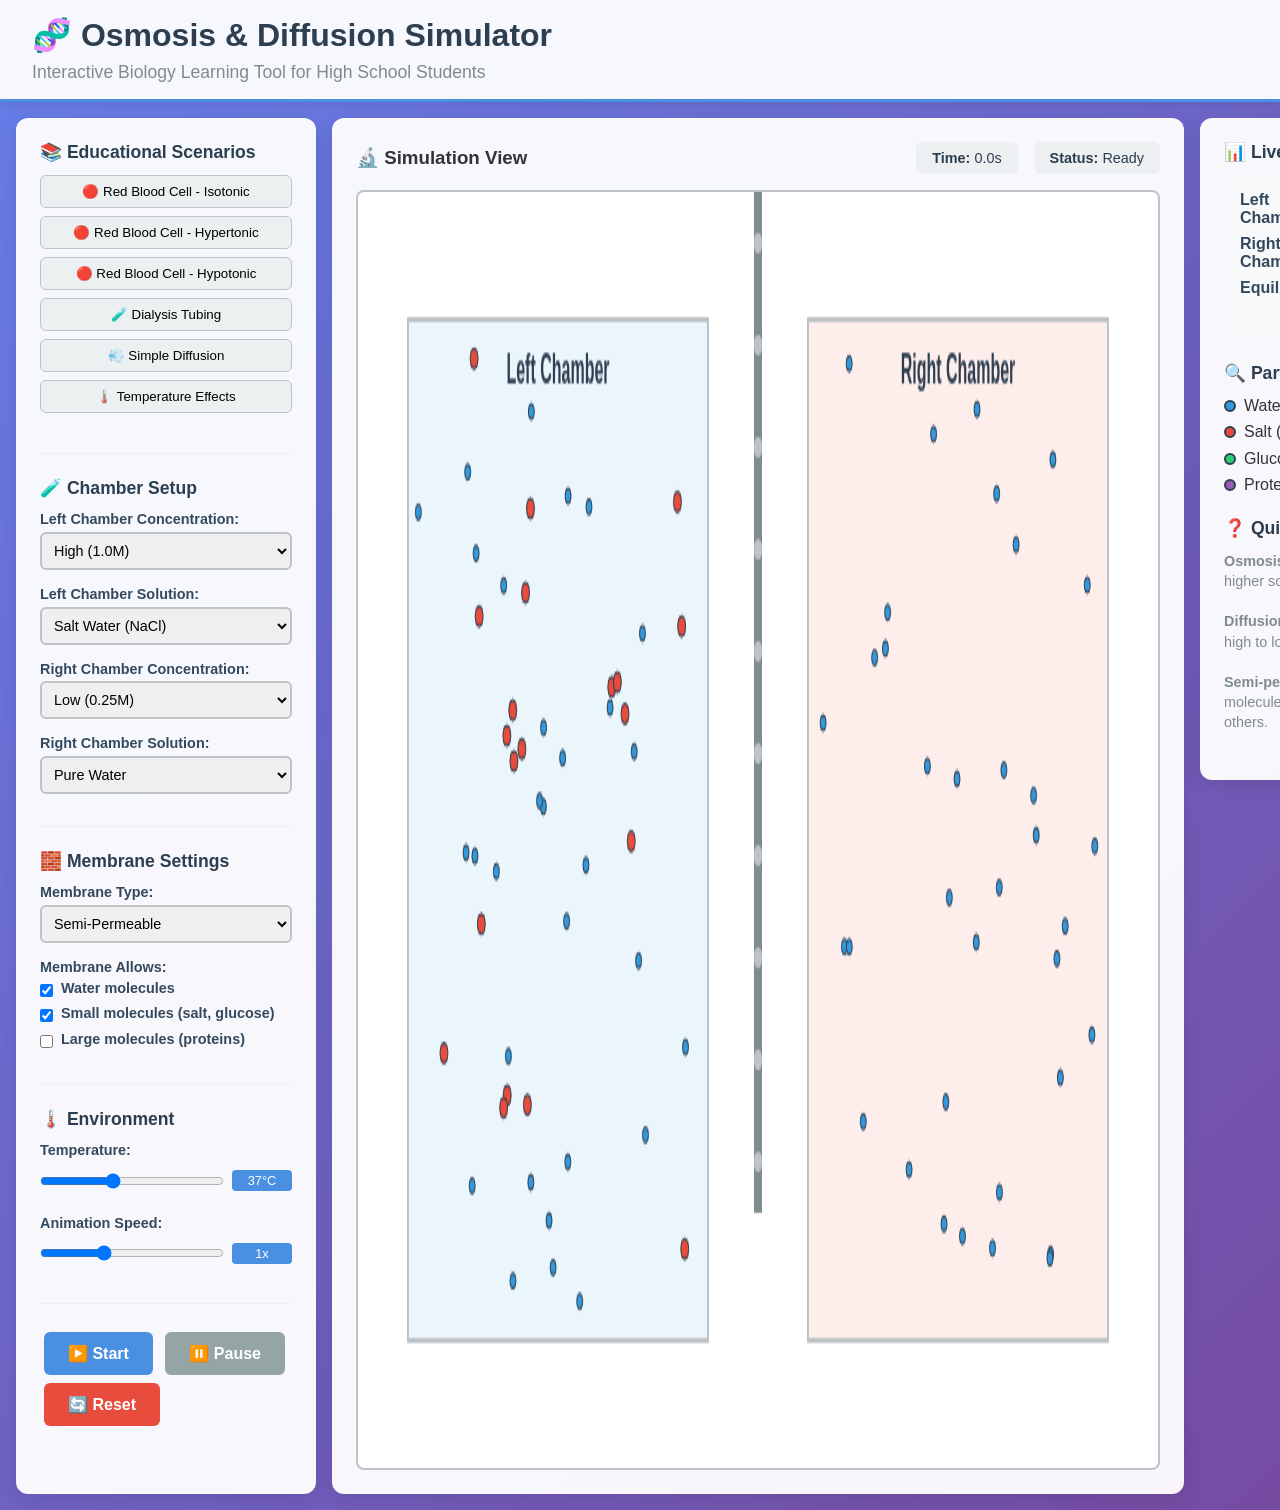
<file: biology_osmosis_simulator.html>
<!DOCTYPE html>
<html lang="en">
<head>
    <meta charset="UTF-8">
    <meta name="viewport" content="width=device-width, initial-scale=1.0">
    <title>High School Biology - Osmosis & Diffusion Simulator</title>
    <style>
        /* Reset and Base Styles */
        * {
            margin: 0;
            padding: 0;
            box-sizing: border-box;
        }

        body {
            font-family: 'Segoe UI', Tahoma, Geneva, Verdana, sans-serif;
            background: linear-gradient(135deg, #667eea 0%, #764ba2 100%);
            min-height: 100vh;
            color: #333;
        }

        /* Header */
        .header {
            background: rgba(255, 255, 255, 0.95);
            padding: 1rem 2rem;
            box-shadow: 0 2px 10px rgba(0,0,0,0.1);
            border-bottom: 3px solid #4a90e2;
        }

        .header h1 {
            color: #2c3e50;
            font-size: 2rem;
            margin-bottom: 0.5rem;
        }

        .header p {
            color: #7f8c8d;
            font-size: 1.1rem;
        }

        /* Main Container */
        .container {
            display: grid;
            grid-template-columns: 300px 1fr 250px;
            gap: 1rem;
            padding: 1rem;
            max-width: 1400px;
            margin: 0 auto;
            min-height: calc(100vh - 120px);
        }

        /* Control Panel */
        .control-panel {
            background: rgba(255, 255, 255, 0.95);
            border-radius: 12px;
            padding: 1.5rem;
            box-shadow: 0 4px 20px rgba(0,0,0,0.1);
            height: fit-content;
        }

        .control-section {
            margin-bottom: 1.5rem;
            padding-bottom: 1rem;
            border-bottom: 1px solid #eee;
        }

        .control-section:last-child {
            border-bottom: none;
        }

        .control-section h3 {
            color: #2c3e50;
            margin-bottom: 0.75rem;
            font-size: 1.1rem;
        }

        .control-group {
            margin-bottom: 1rem;
        }

        .control-group label {
            display: block;
            margin-bottom: 0.3rem;
            font-weight: 600;
            color: #34495e;
            font-size: 0.9rem;
        }

        select, input[type="range"] {
            width: 100%;
            padding: 0.5rem;
            border: 2px solid #bdc3c7;
            border-radius: 6px;
            font-size: 0.9rem;
            transition: border-color 0.3s;
        }

        select:focus, input[type="range"]:focus {
            outline: none;
            border-color: #4a90e2;
        }

        .slider-container {
            display: flex;
            align-items: center;
            gap: 0.5rem;
        }

        .slider-value {
            background: #4a90e2;
            color: white;
            padding: 0.2rem 0.5rem;
            border-radius: 4px;
            font-size: 0.8rem;
            min-width: 60px;
            text-align: center;
        }

        .checkbox-group {
            display: flex;
            flex-direction: column;
            gap: 0.3rem;
        }

        .checkbox-item {
            display: flex;
            align-items: center;
            gap: 0.5rem;
        }

        .checkbox-item input[type="checkbox"] {
            width: auto;
        }

        /* Buttons */
        .btn {
            padding: 0.75rem 1.5rem;
            border: none;
            border-radius: 6px;
            font-size: 1rem;
            font-weight: 600;
            cursor: pointer;
            transition: all 0.3s;
            margin: 0.25rem;
        }

        .btn-primary {
            background: #4a90e2;
            color: white;
        }

        .btn-primary:hover {
            background: #357abd;
            transform: translateY(-2px);
        }

        .btn-secondary {
            background: #95a5a6;
            color: white;
        }

        .btn-secondary:hover {
            background: #7f8c8d;
        }

        .btn-danger {
            background: #e74c3c;
            color: white;
        }

        .btn-danger:hover {
            background: #c0392b;
        }

        /* Simulation Area */
        .simulation-area {
            background: rgba(255, 255, 255, 0.95);
            border-radius: 12px;
            padding: 1.5rem;
            box-shadow: 0 4px 20px rgba(0,0,0,0.1);
            display: flex;
            flex-direction: column;
        }

        .simulation-header {
            display: flex;
            justify-content: space-between;
            align-items: center;
            margin-bottom: 1rem;
        }

        .simulation-status {
            display: flex;
            gap: 1rem;
            align-items: center;
        }

        .status-item {
            background: #ecf0f1;
            padding: 0.5rem 1rem;
            border-radius: 6px;
            font-size: 0.9rem;
            color: #2c3e50;
        }

        #simulationCanvas {
            border: 2px solid #bdc3c7;
            border-radius: 8px;
            background: white;
            flex: 1;
            min-height: 400px;
        }

        /* Data Panel */
        .data-panel {
            background: rgba(255, 255, 255, 0.95);
            border-radius: 12px;
            padding: 1.5rem;
            box-shadow: 0 4px 20px rgba(0,0,0,0.1);
            height: fit-content;
        }

        .data-section {
            margin-bottom: 1.5rem;
        }

        .data-section h3 {
            color: #2c3e50;
            margin-bottom: 0.75rem;
            font-size: 1.1rem;
        }

        .concentration-display {
            background: #f8f9fa;
            padding: 1rem;
            border-radius: 6px;
            margin-bottom: 1rem;
        }

        .chamber-data {
            display: flex;
            justify-content: space-between;
            margin-bottom: 0.5rem;
        }

        .chamber-label {
            font-weight: 600;
            color: #34495e;
        }

        .chamber-value {
            color: #4a90e2;
            font-weight: 600;
        }

        .legend {
            display: flex;
            flex-direction: column;
            gap: 0.5rem;
        }

        .legend-item {
            display: flex;
            align-items: center;
            gap: 0.5rem;
        }

        .legend-color {
            width: 12px;
            height: 12px;
            border-radius: 50%;
            border: 2px solid #2c3e50;
        }

        .preset-section {
            margin-bottom: 1rem;
        }

        .preset-btn {
            width: 100%;
            padding: 0.5rem;
            margin-bottom: 0.5rem;
            background: #ecf0f1;
            border: 1px solid #bdc3c7;
            border-radius: 6px;
            cursor: pointer;
            transition: background 0.3s;
        }

        .preset-btn:hover {
            background: #d5dbdb;
        }

        /* Tooltips */
        .tooltip {
            position: relative;
            display: inline-block;
            cursor: help;
        }

        .tooltip:hover::after {
            content: attr(data-tooltip);
            position: absolute;
            bottom: 125%;
            left: 50%;
            transform: translateX(-50%);
            background: #2c3e50;
            color: white;
            padding: 0.5rem;
            border-radius: 4px;
            font-size: 0.8rem;
            white-space: nowrap;
            z-index: 1000;
        }

        /* Responsive Design */
        @media (max-width: 1024px) {
            .container {
                grid-template-columns: 1fr;
                gap: 1rem;
            }
            
            .control-panel, .data-panel {
                order: 2;
            }
            
            .simulation-area {
                order: 1;
            }
        }

        @media (max-width: 768px) {
            .header {
                padding: 1rem;
            }
            
            .header h1 {
                font-size: 1.5rem;
            }
            
            .container {
                padding: 0.5rem;
            }
            
            .control-panel, .simulation-area, .data-panel {
                padding: 1rem;
            }
        }
    </style>
</head>
<body>
    <!-- Header -->
    <div class="header">
        <h1>🧬 Osmosis & Diffusion Simulator</h1>
        <p>Interactive Biology Learning Tool for High School Students</p>
    </div>

    <!-- Main Container -->
    <div class="container">
        <!-- Control Panel -->
        <div class="control-panel">
            <!-- Preset Scenarios -->
            <div class="control-section">
                <h3>📚 Educational Scenarios</h3>
                <div class="preset-section">
                    <button class="preset-btn" onclick="loadPreset('isotonic')">
                        🔴 Red Blood Cell - Isotonic
                    </button>
                    <button class="preset-btn" onclick="loadPreset('hypertonic')">
                        🔴 Red Blood Cell - Hypertonic
                    </button>
                    <button class="preset-btn" onclick="loadPreset('hypotonic')">
                        🔴 Red Blood Cell - Hypotonic
                    </button>
                    <button class="preset-btn" onclick="loadPreset('dialysis')">
                        🧪 Dialysis Tubing
                    </button>
                    <button class="preset-btn" onclick="loadPreset('diffusion')">
                        💨 Simple Diffusion
                    </button>
                    <button class="preset-btn" onclick="loadPreset('temperature')">
                        🌡️ Temperature Effects
                    </button>
                </div>
            </div>

            <!-- Chamber Setup -->
            <div class="control-section">
                <h3>🧪 Chamber Setup</h3>
                
                <div class="control-group">
                    <label>Left Chamber Concentration:</label>
                    <select id="leftConcentration">
                        <option value="0">None (Pure Water)</option>
                        <option value="25">Low (0.25M)</option>
                        <option value="50">Medium (0.5M)</option>
                        <option value="100" selected>High (1.0M)</option>
                    </select>
                </div>

                <div class="control-group">
                    <label>Left Chamber Solution:</label>
                    <select id="leftSolution">
                        <option value="water">Pure Water</option>
                        <option value="salt" selected>Salt Water (NaCl)</option>
                        <option value="sugar">Sugar Water (Glucose)</option>
                        <option value="protein">Protein Solution</option>
                    </select>
                </div>

                <div class="control-group">
                    <label>Right Chamber Concentration:</label>
                    <select id="rightConcentration">
                        <option value="0">None (Pure Water)</option>
                        <option value="25" selected>Low (0.25M)</option>
                        <option value="50">Medium (0.5M)</option>
                        <option value="100">High (1.0M)</option>
                    </select>
                </div>

                <div class="control-group">
                    <label>Right Chamber Solution:</label>
                    <select id="rightSolution">
                        <option value="water" selected>Pure Water</option>
                        <option value="salt">Salt Water (NaCl)</option>
                        <option value="sugar">Sugar Water (Glucose)</option>
                        <option value="protein">Protein Solution</option>
                    </select>
                </div>
            </div>

            <!-- Membrane Settings -->
            <div class="control-section">
                <h3>🧱 Membrane Settings</h3>
                
                <div class="control-group">
                    <label>Membrane Type:</label>
                    <select id="membraneType">
                        <option value="permeable">Fully Permeable</option>
                        <option value="semi" selected>Semi-Permeable</option>
                        <option value="impermeable">Impermeable</option>
                    </select>
                </div>

                <div class="control-group">
                    <label>Membrane Allows:</label>
                    <div class="checkbox-group">
                        <div class="checkbox-item">
                            <input type="checkbox" id="allowWater" checked>
                            <label for="allowWater">Water molecules</label>
                        </div>
                        <div class="checkbox-item">
                            <input type="checkbox" id="allowSmall" checked>
                            <label for="allowSmall">Small molecules (salt, glucose)</label>
                        </div>
                        <div class="checkbox-item">
                            <input type="checkbox" id="allowLarge">
                            <label for="allowLarge">Large molecules (proteins)</label>
                        </div>
                    </div>
                </div>
            </div>

            <!-- Environment Settings -->
            <div class="control-section">
                <h3>🌡️ Environment</h3>
                
                <div class="control-group">
                    <label>Temperature:</label>
                    <div class="slider-container">
                        <input type="range" id="temperature" min="0" max="100" value="37">
                        <span class="slider-value" id="tempValue">37°C</span>
                    </div>
                </div>

                <div class="control-group">
                    <label>Animation Speed:</label>
                    <div class="slider-container">
                        <input type="range" id="animationSpeed" min="0.1" max="3" step="0.1" value="1">
                        <span class="slider-value" id="speedValue">1x</span>
                    </div>
                </div>
            </div>

            <!-- Control Buttons -->
            <div class="control-section">
                <button class="btn btn-primary" onclick="startSimulation()">▶️ Start</button>
                <button class="btn btn-secondary" onclick="pauseSimulation()">⏸️ Pause</button>
                <button class="btn btn-danger" onclick="resetSimulation()">🔄 Reset</button>
            </div>
        </div>

        <!-- Simulation Area -->
        <div class="simulation-area">
            <div class="simulation-header">
                <h3>🔬 Simulation View</h3>
                <div class="simulation-status">
                    <div class="status-item">
                        <strong>Time:</strong> <span id="simTime">0.0s</span>
                    </div>
                    <div class="status-item">
                        <strong>Status:</strong> <span id="simStatus">Ready</span>
                    </div>
                </div>
            </div>
            <canvas id="simulationCanvas" width="800" height="500"></canvas>
        </div>

        <!-- Data Panel -->
        <div class="data-panel">
            <!-- Live Data -->
            <div class="data-section">
                <h3>📊 Live Data</h3>
                <div class="concentration-display">
                    <div class="chamber-data">
                        <span class="chamber-label">Left Chamber:</span>
                        <span class="chamber-value" id="leftConc">0 particles</span>
                    </div>
                    <div class="chamber-data">
                        <span class="chamber-label">Right Chamber:</span>
                        <span class="chamber-value" id="rightConc">0 particles</span>
                    </div>
                    <div class="chamber-data">
                        <span class="chamber-label">Equilibrium:</span>
                        <span class="chamber-value" id="equilibrium">Not Reached</span>
                    </div>
                </div>
            </div>

            <!-- Particle Legend -->
            <div class="data-section">
                <h3>🔍 Particle Legend</h3>
                <div class="legend">
                    <div class="legend-item">
                        <div class="legend-color" style="background-color: #3498db;"></div>
                        <span>Water (H₂O)</span>
                    </div>
                    <div class="legend-item">
                        <div class="legend-color" style="background-color: #e74c3c;"></div>
                        <span>Salt (NaCl)</span>
                    </div>
                    <div class="legend-item">
                        <div class="legend-color" style="background-color: #2ecc71;"></div>
                        <span>Glucose (C₆H₁₂O₆)</span>
                    </div>
                    <div class="legend-item">
                        <div class="legend-color" style="background-color: #9b59b6;"></div>
                        <span>Protein</span>
                    </div>
                </div>
            </div>

            <!-- Help Section -->
            <div class="data-section">
                <h3>❓ Quick Help</h3>
                <p style="font-size: 0.9rem; line-height: 1.4; color: #7f8c8d;">
                    <strong>Osmosis:</strong> Water moves toward higher solute concentration.<br><br>
                    <strong>Diffusion:</strong> Particles move from high to low concentration.<br><br>
                    <strong>Semi-permeable:</strong> Allows some molecules through, blocks others.
                </p>
            </div>
        </div>
    </div>

    <script>
        // Core Classes and Physics Engine
        class Particle {
            constructor(x, y, type, size = 4) {
                this.x = x;
                this.y = y;
                this.type = type;
                this.size = size;
                this.vx = (Math.random() - 0.5) * 2;
                this.vy = (Math.random() - 0.5) * 2;
                this.color = this.getColor();
                this.mass = this.getMass();
            }

            getColor() {
                const colors = {
                    'water': '#3498db',
                    'salt': '#e74c3c',
                    'sugar': '#2ecc71',
                    'protein': '#9b59b6'
                };
                return colors[this.type] || '#95a5a6';
            }

            getMass() {
                const masses = {
                    'water': 1,
                    'salt': 2,
                    'sugar': 3,
                    'protein': 8
                };
                return masses[this.type] || 1;
            }

            update(temperature, speed, canvasWidth, canvasHeight) {
                // Brownian motion with Gaussian distribution
                const tempFactor = 0.5 + (temperature / 100) * 1.5;
                const massEffect = 1 / Math.sqrt(this.mass);
                const speedMultiplier = speed; // Direct speed multiplier
                
                // Add random velocity (Brownian motion)
                this.vx += (Math.random() - 0.5) * tempFactor * massEffect * speedMultiplier;
                this.vy += (Math.random() - 0.5) * tempFactor * massEffect * speedMultiplier;

                // Apply damping
                this.vx *= 0.98;
                this.vy *= 0.98;

                // Limit velocity based on speed
                const maxVel = 3 * tempFactor * speedMultiplier;
                this.vx = Math.max(-maxVel, Math.min(maxVel, this.vx));
                this.vy = Math.max(-maxVel, Math.min(maxVel, this.vy));

                // Update position with speed multiplier
                this.x += this.vx * speedMultiplier;
                this.y += this.vy * speedMultiplier;

                // Bounce off walls
                if (this.x <= this.size || this.x >= canvasWidth - this.size) {
                    this.vx *= -1;
                    this.x = Math.max(this.size, Math.min(canvasWidth - this.size, this.x));
                }
                if (this.y <= this.size || this.y >= canvasHeight - this.size) {
                    this.vy *= -1;
                    this.y = Math.max(this.size, Math.min(canvasHeight - this.size, this.y));
                }
            }

            draw(ctx) {
                ctx.fillStyle = this.color;
                ctx.beginPath();
                ctx.arc(this.x, this.y, this.size, 0, Math.PI * 2);
                ctx.fill();
                ctx.strokeStyle = '#2c3e50';
                ctx.lineWidth = 1;
                ctx.stroke();

                // Add labels for proteins
                if (this.type === 'protein') {
                    ctx.fillStyle = '#ffffff';
                    ctx.font = '8px Arial';
                    ctx.textAlign = 'center';
                    ctx.fillText('P', this.x, this.y + 2);
                }
            }
        }

        class Membrane {
            constructor(x, width, height) {
                this.x = x;
                this.width = 8;
                this.height = height;
                this.type = 'semi';
                this.allows = {
                    water: true,
                    small: true,
                    large: false
                };
            }

            canCross(particle) {
                if (this.type === 'permeable') return true;
                if (this.type === 'impermeable') return false;
                
                // Semi-permeable logic
                if (particle.type === 'water' && this.allows.water) return true;
                if ((particle.type === 'salt' || particle.type === 'sugar') && this.allows.small) return true;
                if (particle.type === 'protein' && this.allows.large) return true;
                
                return false;
            }

            checkCollision(particle) {
                const membraneLeft = this.x - this.width / 2;
                const membraneRight = this.x + this.width / 2;

                if (particle.x >= membraneLeft - particle.size && 
                    particle.x <= membraneRight + particle.size) {
                    
                    if (this.canCross(particle)) {
                        // Allow crossing with some probability
                        if (Math.random() < 0.7) {
                            return false; // Don't block
                        }
                    }
                    
                    // Block particle
                    particle.vx *= -1;
                    if (particle.x < this.x) {
                        particle.x = membraneLeft - particle.size;
                    } else {
                        particle.x = membraneRight + particle.size;
                    }
                    return true;
                }
                return false;
            }

            draw(ctx) {
                ctx.fillStyle = this.type === 'impermeable' ? '#2c3e50' : '#7f8c8d';
                ctx.fillRect(this.x - this.width / 2, 0, this.width, this.height);

                // Draw pores for semi-permeable
                if (this.type === 'semi') {
                    ctx.fillStyle = '#bdc3c7';
                    for (let y = 20; y < this.height; y += 40) {
                        ctx.beginPath();
                        ctx.arc(this.x, y, 4, 0, Math.PI * 2);
                        ctx.fill();
                    }
                }

                // Draw cross-hatch for impermeable
                if (this.type === 'impermeable') {
                    ctx.strokeStyle = '#95a5a6';
                    ctx.lineWidth = 2;
                    for (let y = 0; y < this.height; y += 20) {
                        ctx.beginPath();
                        ctx.moveTo(this.x - this.width / 2, y);
                        ctx.lineTo(this.x + this.width / 2, y + 10);
                        ctx.stroke();
                    }
                }
            }
        }

        class Chamber {
            constructor(x, y, width, height, side) {
                this.x = x;
                this.y = y;
                this.width = width;
                this.height = height;
                this.side = side;
                this.particles = [];
                this.concentration = 0;
                this.solution = 'water';
            }

            addParticles(type, count) {
                for (let i = 0; i < count; i++) {
                    const x = this.x + Math.random() * (this.width - 20) + 10;
                    const y = this.y + Math.random() * (this.height - 20) + 10;
                    const size = type === 'protein' ? 8 : type === 'water' ? 3 : 4;
                    this.particles.push(new Particle(x, y, type, size));
                }
            }

            removeAllParticles() {
                this.particles = [];
            }

            getParticleCount(type = null) {
                if (type) {
                    return this.particles.filter(p => p.type === type).length;
                }
                return this.particles.length;
            }

            draw(ctx) {
                // Draw chamber background
                ctx.fillStyle = this.side === 'left' ? 'rgba(52, 152, 219, 0.1)' : 'rgba(231, 76, 60, 0.1)';
                ctx.fillRect(this.x, this.y, this.width, this.height);

                // Draw chamber border
                ctx.strokeStyle = '#bdc3c7';
                ctx.lineWidth = 2;
                ctx.strokeRect(this.x, this.y, this.width, this.height);

                // Draw label
                ctx.fillStyle = '#2c3e50';
                ctx.font = 'bold 16px Arial';
                ctx.textAlign = 'center';
                ctx.fillText(
                    this.side === 'left' ? 'Left Chamber' : 'Right Chamber',
                    this.x + this.width / 2,
                    this.y + 25
                );
            }
        }

        class Simulator {
            constructor() {
                this.canvas = document.getElementById('simulationCanvas');
                this.ctx = this.canvas.getContext('2d');
                this.isRunning = false;
                this.startTime = 0;
                this.animationId = null;

                // Initialize chambers
                this.leftChamber = new Chamber(50, 50, 300, 400, 'left');
                this.rightChamber = new Chamber(450, 50, 300, 400, 'right');
                this.membrane = new Membrane(400, 8, 400);

                this.setupEventListeners();
            }

            setupEventListeners() {
                // Temperature slider
                const tempSlider = document.getElementById('temperature');
                const tempValue = document.getElementById('tempValue');
                tempSlider.addEventListener('input', (e) => {
                    tempValue.textContent = e.target.value + '°C';
                });

                // Speed slider
                const speedSlider = document.getElementById('animationSpeed');
                const speedValue = document.getElementById('speedValue');
                speedSlider.addEventListener('input', (e) => {
                    speedValue.textContent = e.target.value + 'x';
                });

                // Membrane type
                document.getElementById('membraneType').addEventListener('change', (e) => {
                    this.membrane.type = e.target.value;
                });

                // Membrane permissions
                document.getElementById('allowWater').addEventListener('change', (e) => {
                    this.membrane.allows.water = e.target.checked;
                });
                document.getElementById('allowSmall').addEventListener('change', (e) => {
                    this.membrane.allows.small = e.target.checked;
                });
                document.getElementById('allowLarge').addEventListener('change', (e) => {
                    this.membrane.allows.large = e.target.checked;
                });
            }

            start() {
                if (!this.isRunning) {
                    this.isRunning = true;
                    this.startTime = Date.now();
                    document.getElementById('simStatus').textContent = 'Running';
                    this.animate();
                }
            }

            pause() {
                this.isRunning = false;
                document.getElementById('simStatus').textContent = 'Paused';
                if (this.animationId) {
                    cancelAnimationFrame(this.animationId);
                }
            }

            reset() {
                console.log('Resetting simulation...');
                this.pause();
                this.leftChamber.removeAllParticles();
                this.rightChamber.removeAllParticles();
                this.startTime = 0;
                document.getElementById('simTime').textContent = '0.0s';
                document.getElementById('simStatus').textContent = 'Ready';
                
                // Reset UI values
                document.getElementById('leftConc').textContent = '0 particles';
                document.getElementById('rightConc').textContent = '0 particles';
                document.getElementById('equilibrium').textContent = 'Not Reached';
                document.getElementById('equilibrium').style.color = '#e74c3c';
                
                this.setupChambers();
                this.draw();
                this.updateUI();
                console.log('Reset complete');
            }

            setupChambers() {
                const leftConc = parseInt(document.getElementById('leftConcentration').value);
                const rightConc = parseInt(document.getElementById('rightConcentration').value);
                const leftSol = document.getElementById('leftSolution').value;
                const rightSol = document.getElementById('rightSolution').value;

                // Clear existing particles
                this.leftChamber.removeAllParticles();
                this.rightChamber.removeAllParticles();

                // Add particles based on concentration
                if (leftConc > 0) {
                    const particleCount = Math.floor(leftConc / 5); // Scale down for performance
                    this.leftChamber.addParticles(leftSol, particleCount);
                }

                if (rightConc > 0) {
                    const particleCount = Math.floor(rightConc / 5);
                    this.rightChamber.addParticles(rightSol, particleCount);
                }

                // Add water particles everywhere
                this.leftChamber.addParticles('water', 30);
                this.rightChamber.addParticles('water', 30);
            }

            animate() {
                if (!this.isRunning) return;

                const temperature = parseFloat(document.getElementById('temperature').value);
                const speed = parseFloat(document.getElementById('animationSpeed').value);

                // Update particles
                [...this.leftChamber.particles, ...this.rightChamber.particles].forEach(particle => {
                    particle.update(temperature, speed, this.canvas.width, this.canvas.height);
                    this.membrane.checkCollision(particle);

                    // Check if particle crossed chambers
                    if (particle.x < 400 && !this.leftChamber.particles.includes(particle)) {
                        // Moved to left chamber
                        const index = this.rightChamber.particles.indexOf(particle);
                        if (index > -1) {
                            this.rightChamber.particles.splice(index, 1);
                            this.leftChamber.particles.push(particle);
                        }
                    } else if (particle.x > 400 && !this.rightChamber.particles.includes(particle)) {
                        // Moved to right chamber
                        const index = this.leftChamber.particles.indexOf(particle);
                        if (index > -1) {
                            this.leftChamber.particles.splice(index, 1);
                            this.rightChamber.particles.push(particle);
                        }
                    }
                });

                this.draw();
                this.updateUI();

                this.animationId = requestAnimationFrame(() => this.animate());
            }

            draw() {
                // Clear canvas
                this.ctx.clearRect(0, 0, this.canvas.width, this.canvas.height);

                // Draw chambers
                this.leftChamber.draw(this.ctx);
                this.rightChamber.draw(this.ctx);

                // Draw particles
                [...this.leftChamber.particles, ...this.rightChamber.particles].forEach(particle => {
                    particle.draw(this.ctx);
                });

                // Draw membrane
                this.membrane.draw(this.ctx);
            }

            updateUI() {
                if (this.isRunning) {
                    const elapsed = (Date.now() - this.startTime) / 1000;
                    document.getElementById('simTime').textContent = elapsed.toFixed(1) + 's';
                }

                // Update concentrations
                document.getElementById('leftConc').textContent = this.leftChamber.getParticleCount() + ' particles';
                document.getElementById('rightConc').textContent = this.rightChamber.getParticleCount() + ' particles';

                // Check equilibrium
                const leftTotal = this.leftChamber.getParticleCount();
                const rightTotal = this.rightChamber.getParticleCount();
                const difference = Math.abs(leftTotal - rightTotal);
                
                if (difference < 5) {
                    document.getElementById('equilibrium').textContent = 'Reached!';
                    document.getElementById('equilibrium').style.color = '#2ecc71';
                } else {
                    document.getElementById('equilibrium').textContent = 'Not Reached';
                    document.getElementById('equilibrium').style.color = '#e74c3c';
                }
            }
        }

        // Global simulator instance
        let simulator;

        // Initialize on page load
        document.addEventListener('DOMContentLoaded', () => {
            simulator = new Simulator();
            simulator.setupChambers();
            simulator.draw();
        });

        // Control functions
        function startSimulation() {
            simulator.start();
        }

        function pauseSimulation() {
            simulator.pause();
        }

        function resetSimulation() {
            simulator.reset();
        }

        // Preset scenarios
        function loadPreset(presetName) {
            const presets = {
                'isotonic': {
                    leftConc: 50, leftSol: 'salt',
                    rightConc: 50, rightSol: 'salt',
                    membrane: 'semi', water: true, small: false, large: false
                },
                'hypertonic': {
                    leftConc: 25, leftSol: 'water',
                    rightConc: 100, rightSol: 'salt',
                    membrane: 'semi', water: true, small: false, large: false
                },
                'hypotonic': {
                    leftConc: 100, leftSol: 'salt',
                    rightConc: 25, rightSol: 'water',
                    membrane: 'semi', water: true, small: false, large: false
                },
                'dialysis': {
                    leftConc: 100, leftSol: 'protein',
                    rightConc: 50, rightSol: 'salt',
                    membrane: 'semi', water: true, small: true, large: false
                },
                'diffusion': {
                    leftConc: 100, leftSol: 'salt',
                    rightConc: 0, rightSol: 'water',
                    membrane: 'permeable', water: true, small: true, large: true
                },
                'temperature': {
                    leftConc: 50, leftSol: 'sugar',
                    rightConc: 50, rightSol: 'sugar',
                    membrane: 'permeable', water: true, small: true, large: true
                }
            };

            const preset = presets[presetName];
            if (preset) {
                document.getElementById('leftConcentration').value = preset.leftConc;
                document.getElementById('leftSolution').value = preset.leftSol;
                document.getElementById('rightConcentration').value = preset.rightConc;
                document.getElementById('rightSolution').value = preset.rightSol;
                document.getElementById('membraneType').value = preset.membrane;
                document.getElementById('allowWater').checked = preset.water;
                document.getElementById('allowSmall').checked = preset.small;
                document.getElementById('allowLarge').checked = preset.large;

                // Update membrane settings
                simulator.membrane.type = preset.membrane;
                simulator.membrane.allows.water = preset.water;
                simulator.membrane.allows.small = preset.small;
                simulator.membrane.allows.large = preset.large;

                // Reset and setup with new parameters
                simulator.reset();
            }
        }
    </script>
</body>
</html>
</file>
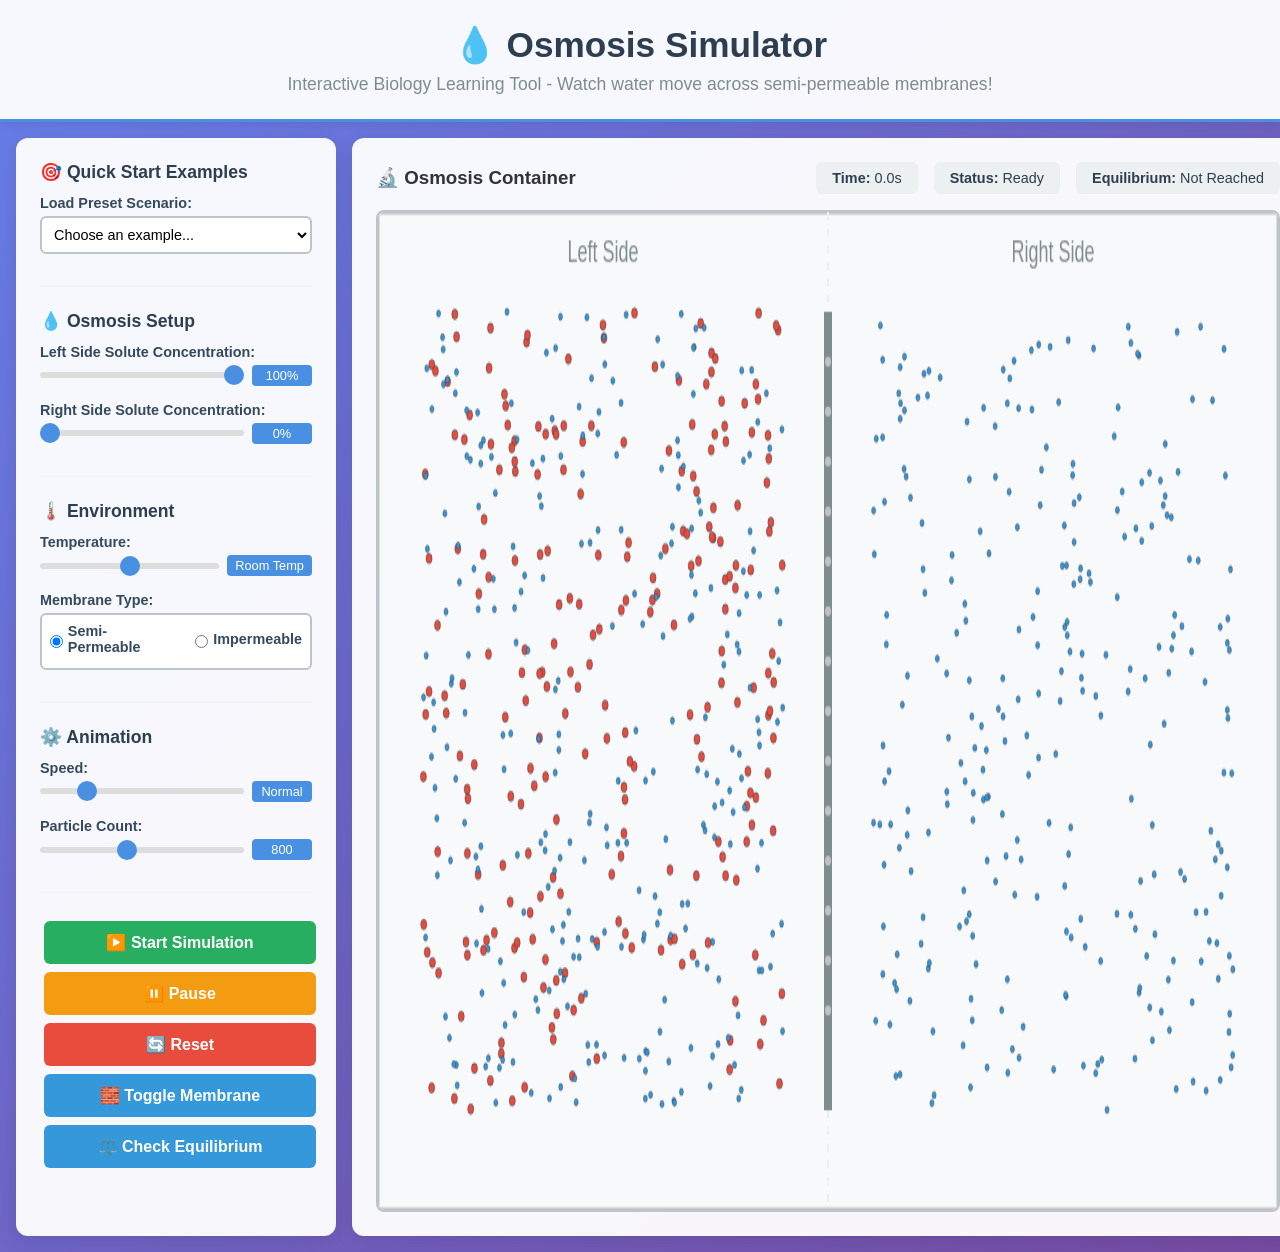
<file: simple_diffusion_simulator.html>
<!DOCTYPE html>
<html lang="en">
<head>
    <meta charset="UTF-8">
    <meta name="viewport" content="width=device-width, initial-scale=1.0">
    <title>Simple Diffusion Simulator - High School Biology</title>
    <style>
        /* Reset and Base Styles */
        * {
            margin: 0;
            padding: 0;
            box-sizing: border-box;
        }

        body {
            font-family: 'Segoe UI', Tahoma, Geneva, Verdana, sans-serif;
            background: linear-gradient(135deg, #667eea 0%, #764ba2 100%);
            min-height: 100vh;
            color: #333;
            overflow-x: hidden;
        }

        /* Header */
        .header {
            background: rgba(255, 255, 255, 0.95);
            padding: 1.5rem;
            text-align: center;
            box-shadow: 0 2px 10px rgba(0,0,0,0.1);
            border-bottom: 3px solid #4a90e2;
        }

        .header h1 {
            color: #2c3e50;
            font-size: 2.2rem;
            margin-bottom: 0.5rem;
        }

        .header p {
            color: #7f8c8d;
            font-size: 1.1rem;
        }

        /* Main Container */
        .container {
            display: grid;
            grid-template-columns: 320px 1fr 280px;
            gap: 1rem;
            padding: 1rem;
            max-width: 1600px;
            margin: 0 auto;
            min-height: calc(100vh - 120px);
        }

        /* Control Panel */
        .control-panel {
            background: rgba(255, 255, 255, 0.95);
            border-radius: 12px;
            padding: 1.5rem;
            box-shadow: 0 4px 20px rgba(0,0,0,0.1);
            height: fit-content;
        }

        .control-section {
            margin-bottom: 1.5rem;
            padding-bottom: 1rem;
            border-bottom: 1px solid #eee;
        }

        .control-section:last-child {
            border-bottom: none;
        }

        .control-section h3 {
            color: #2c3e50;
            margin-bottom: 0.75rem;
            font-size: 1.1rem;
        }

        .control-group {
            margin-bottom: 1rem;
        }

        .control-group label {
            display: block;
            margin-bottom: 0.3rem;
            font-weight: 600;
            color: #34495e;
            font-size: 0.9rem;
        }

        /* Sliders */
        .slider-container {
            display: flex;
            align-items: center;
            gap: 0.5rem;
        }

        .slider {
            flex: 1;
            height: 6px;
            border-radius: 3px;
            background: #ddd;
            outline: none;
            -webkit-appearance: none;
        }

        .slider::-webkit-slider-thumb {
            -webkit-appearance: none;
            appearance: none;
            width: 20px;
            height: 20px;
            border-radius: 50%;
            background: #4a90e2;
            cursor: pointer;
        }

        .slider-value {
            background: #4a90e2;
            color: white;
            padding: 0.2rem 0.5rem;
            border-radius: 4px;
            font-size: 0.8rem;
            min-width: 60px;
            text-align: center;
        }

        /* Dropdowns and Selects */
        select, .radio-group {
            width: 100%;
            padding: 0.5rem;
            border: 2px solid #bdc3c7;
            border-radius: 6px;
            font-size: 0.9rem;
            background: white;
        }

        .radio-group {
            display: flex;
            gap: 1rem;
            align-items: center;
        }

        .radio-item {
            display: flex;
            align-items: center;
            gap: 0.3rem;
        }

        /* Buttons */
        .btn {
            padding: 0.75rem 1.5rem;
            border: none;
            border-radius: 6px;
            font-size: 1rem;
            font-weight: 600;
            cursor: pointer;
            transition: all 0.3s;
            margin: 0.25rem;
            width: 100%;
        }

        .btn-primary {
            background: #27ae60;
            color: white;
        }

        .btn-primary:hover {
            background: #219a52;
            transform: translateY(-2px);
        }

        .btn-secondary {
            background: #f39c12;
            color: white;
        }

        .btn-secondary:hover {
            background: #e67e22;
        }

        .btn-danger {
            background: #e74c3c;
            color: white;
        }

        .btn-danger:hover {
            background: #c0392b;
        }

        .btn-info {
            background: #3498db;
            color: white;
        }

        .btn-info:hover {
            background: #2980b9;
        }

        /* Simulation Area */
        .simulation-area {
            background: rgba(255, 255, 255, 0.95);
            border-radius: 12px;
            padding: 1.5rem;
            box-shadow: 0 4px 20px rgba(0,0,0,0.1);
            display: flex;
            flex-direction: column;
        }

        .simulation-header {
            display: flex;
            justify-content: space-between;
            align-items: center;
            margin-bottom: 1rem;
        }

        .simulation-status {
            display: flex;
            gap: 1rem;
            align-items: center;
        }

        .status-item {
            background: #ecf0f1;
            padding: 0.5rem 1rem;
            border-radius: 6px;
            font-size: 0.9rem;
            color: #2c3e50;
        }

        .status-item.equilibrium {
            background: #2ecc71;
            color: white;
        }

        #simulationCanvas {
            border: 2px solid #bdc3c7;
            border-radius: 8px;
            background: white;
            flex: 1;
            min-height: 500px;
            cursor: crosshair;
        }

        /* Data Panel */
        .data-panel {
            background: rgba(255, 255, 255, 0.95);
            border-radius: 12px;
            padding: 1.5rem;
            box-shadow: 0 4px 20px rgba(0,0,0,0.1);
            height: fit-content;
        }

        .data-section {
            margin-bottom: 1.5rem;
        }

        .data-section h3 {
            color: #2c3e50;
            margin-bottom: 0.75rem;
            font-size: 1.1rem;
        }

        .concentration-display {
            background: #f8f9fa;
            padding: 1rem;
            border-radius: 6px;
            margin-bottom: 1rem;
        }

        .concentration-bar {
            height: 20px;
            background: #ecf0f1;
            border-radius: 10px;
            overflow: hidden;
            margin: 0.5rem 0;
            position: relative;
        }

        .concentration-fill {
            height: 100%;
            background: linear-gradient(90deg, #e74c3c, #f39c12, #f1c40f);
            transition: width 0.3s ease;
        }

        .concentration-text {
            position: absolute;
            top: 50%;
            left: 50%;
            transform: translate(-50%, -50%);
            font-size: 0.8rem;
            font-weight: 600;
            color: #2c3e50;
        }

        /* Chart */
        .chart-container {
            background: #f8f9fa;
            padding: 1rem;
            border-radius: 6px;
            height: 200px;
            position: relative;
        }

        #concentrationChart {
            width: 100%;
            height: 100%;
        }

        /* Responsive Design */
        @media (max-width: 1200px) {
            .container {
                grid-template-columns: 1fr;
                gap: 1rem;
            }
            
            .control-panel, .data-panel {
                order: 2;
            }
            
            .simulation-area {
                order: 1;
            }
        }

        @media (max-width: 768px) {
            .header {
                padding: 1rem;
            }
            
            .header h1 {
                font-size: 1.8rem;
            }
            
            .container {
                padding: 0.5rem;
            }
            
            .control-panel, .simulation-area, .data-panel {
                padding: 1rem;
            }
        }
    </style>
</head>
<body>
    <!-- Header -->
    <div class="header">
        <h1>💧 Osmosis Simulator</h1>
        <p>Interactive Biology Learning Tool - Watch water move across semi-permeable membranes!</p>
    </div>

    <!-- Main Container -->
    <div class="container">
        <!-- Control Panel -->
        <div class="control-panel">
            <!-- Preset Scenarios -->
            <div class="control-section">
                <h3>🎯 Quick Start Examples</h3>
                <div class="control-group">
                    <label>Load Preset Scenario:</label>
                    <select id="presetSelect">
                        <option value="">Choose an example...</option>
                        <option value="hypotonic">Hypotonic Solution</option>
                        <option value="hypertonic">Hypertonic Solution</option>
                        <option value="isotonic">Isotonic Solution</option>
                        <option value="dialysis">Dialysis Tubing</option>
                        <option value="plantcell">Plant Cell Turgor</option>
                        <option value="redbloodcell">Red Blood Cell</option>
                    </select>
                </div>
            </div>

            <!-- Osmosis Setup -->
            <div class="control-section">
                <h3>💧 Osmosis Setup</h3>
                
                <div class="control-group">
                    <label>Left Side Solute Concentration:</label>
                    <div class="slider-container">
                        <input type="range" id="leftConcentration" class="slider" min="0" max="100" value="100">
                        <span class="slider-value" id="leftConcValue">100%</span>
                    </div>
                </div>

                <div class="control-group">
                    <label>Right Side Solute Concentration:</label>
                    <div class="slider-container">
                        <input type="range" id="rightConcentration" class="slider" min="0" max="100" value="0">
                        <span class="slider-value" id="rightConcValue">0%</span>
                    </div>
                </div>

            </div>

            <!-- Environment -->
            <div class="control-section">
                <h3>🌡️ Environment</h3>
                
                <div class="control-group">
                    <label>Temperature:</label>
                    <div class="slider-container">
                        <input type="range" id="temperature" class="slider" min="1" max="3" value="2">
                        <span class="slider-value" id="tempValue">Room Temp</span>
                    </div>
                </div>

                <div class="control-group">
                    <label>Membrane Type:</label>
                    <div class="radio-group">
                        <div class="radio-item">
                            <input type="radio" id="semiPermeable" name="barrier" value="semi" checked>
                            <label for="semiPermeable">Semi-Permeable</label>
                        </div>
                        <div class="radio-item">
                            <input type="radio" id="impermeable" name="barrier" value="impermeable">
                            <label for="impermeable">Impermeable</label>
                        </div>
                    </div>
                </div>
            </div>

            <!-- Animation -->
            <div class="control-section">
                <h3>⚙️ Animation</h3>
                
                <div class="control-group">
                    <label>Speed:</label>
                    <div class="slider-container">
                        <input type="range" id="animationSpeed" class="slider" min="0.5" max="3" step="0.5" value="1">
                        <span class="slider-value" id="speedValue">Normal</span>
                    </div>
                </div>

                <div class="control-group">
                    <label>Particle Count:</label>
                    <div class="slider-container">
                        <input type="range" id="particleCount" class="slider" min="300" max="1500" step="100" value="800">
                        <span class="slider-value" id="countValue">800</span>
                    </div>
                </div>
            </div>

            <!-- Control Buttons -->
            <div class="control-section">
                <button class="btn btn-primary" id="startBtn">▶️ Start Simulation</button>
                <button class="btn btn-secondary" id="pauseBtn">⏸️ Pause</button>
                <button class="btn btn-danger" id="resetBtn">🔄 Reset</button>
                <button class="btn btn-info" id="barrierBtn">🧱 Toggle Membrane</button>
                <button class="btn btn-info" id="equilibriumBtn">⚖️ Check Equilibrium</button>
            </div>
        </div>

        <!-- Simulation Area -->
        <div class="simulation-area">
            <div class="simulation-header">
                <h3>🔬 Osmosis Container</h3>
                <div class="simulation-status">
                    <div class="status-item">
                        <strong>Time:</strong> <span id="simTime">0.0s</span>
                    </div>
                    <div class="status-item">
                        <strong>Status:</strong> <span id="simStatus">Ready</span>
                    </div>
                    <div class="status-item" id="equilibriumStatus">
                        <strong>Equilibrium:</strong> <span id="equilibriumText">Not Reached</span>
                    </div>
                </div>
            </div>
            <canvas id="simulationCanvas" width="900" height="600"></canvas>
        </div>

        <!-- Data Panel -->
        <div class="data-panel">
            <!-- Live Data -->
            <div class="data-section">
                <h3>📊 Live Concentrations</h3>
                <div class="concentration-display">
                    <div style="margin-bottom: 0.5rem;">
                        <strong>Left Side:</strong>
                        <div class="concentration-bar">
                            <div class="concentration-fill" id="leftBar"></div>
                            <div class="concentration-text" id="leftPercent">100%</div>
                        </div>
                    </div>
                    <div style="margin-bottom: 0.5rem;">
                        <strong>Right Side:</strong>
                        <div class="concentration-bar">
                            <div class="concentration-fill" id="rightBar"></div>
                            <div class="concentration-text" id="rightPercent">0%</div>
                        </div>
                    </div>
                    <div style="text-align: center; margin-top: 1rem;">
                        <strong>Net Movement:</strong> <span id="netMovement">← Left to Right</span>
                    </div>
                </div>
            </div>

            <!-- Chart -->
            <div class="data-section">
                <h3>📈 Concentration Over Time</h3>
                <div class="chart-container">
                    <canvas id="concentrationChart"></canvas>
                </div>
            </div>

            <!-- Educational Info -->
            <div class="data-section">
                <h3>🎓 Key Concepts</h3>
                <div style="font-size: 0.9rem; line-height: 1.4; color: #7f8c8d;">
                    <p><strong>Osmosis:</strong> Water moves across membrane toward higher solute concentration.</p>
                    <p><strong>Semi-Permeable:</strong> Membrane allows water through but blocks solutes.</p>
                    <p><strong>Water Potential:</strong> Water moves from high to low water potential.</p>
                    <p><strong>Equilibrium:</strong> Equal water potential on both sides.</p>
                </div>
            </div>
        </div>
    </div>

    <script>
        // Core Classes for Osmosis Simulation
        
        class OsmosisParticle {
            constructor(x, y, type) {
                this.x = x;
                this.y = y;
                this.vx = (Math.random() - 0.5) * 2;
                this.vy = (Math.random() - 0.5) * 2;
                this.type = type;
                this.size = this.getSize();
                this.color = this.getColor();
                this.mass = this.getMass();
                this.trail = [];
                this.canCrossMembrane = this.getMembranePermeability();
            }

            getSize() {
                const sizes = {
                    'water': 2,
                    'salt': 3,
                    'sugar': 4,
                    'protein': 6
                };
                return sizes[this.type] || 3;
            }

            getColor() {
                const colors = {
                    'water': '#3498db',
                    'salt': '#e74c3c',
                    'sugar': '#2ecc71',
                    'protein': '#9b59b6'
                };
                return colors[this.type] || '#95a5a6';
            }

            getMass() {
                const masses = {
                    'water': 1,
                    'salt': 2,
                    'sugar': 3,
                    'protein': 6
                };
                return masses[this.type] || 2;
            }

            getMembranePermeability() {
                // Only water can cross semi-permeable membranes
                return this.type === 'water';
            }

            update(temperature, speed, container) {
                // Brownian motion with temperature effects
                const tempFactor = temperature * 0.5;
                const massEffect = 1 / Math.sqrt(this.mass);
                const speedMultiplier = speed;

                // Random walk with Gaussian distribution
                const randomX = (Math.random() - 0.5) * 2;
                const randomY = (Math.random() - 0.5) * 2;

                // Apply temperature and mass effects
                this.vx += randomX * tempFactor * massEffect * speedMultiplier;
                this.vy += randomY * tempFactor * massEffect * speedMultiplier;

                // Osmotic pressure gradient for water molecules
                if (this.type === 'water') {
                    const leftSoluteDensity = container.getLocalSoluteDensity(this.x - 50, this.y);
                    const rightSoluteDensity = container.getLocalSoluteDensity(this.x + 50, this.y);
                    // Water moves toward higher solute concentration
                    const osmoticForce = (rightSoluteDensity - leftSoluteDensity) * 0.2 * speedMultiplier;
                    this.vx += osmoticForce;
                }

                // Apply damping
                this.vx *= 0.99;
                this.vy *= 0.99;

                // Limit velocity
                const maxVel = 3 * tempFactor * speedMultiplier;
                this.vx = Math.max(-maxVel, Math.min(maxVel, this.vx));
                this.vy = Math.max(-maxVel, Math.min(maxVel, this.vy));

                // Update position
                this.x += this.vx;
                this.y += this.vy;

                // Update trail
                this.trail.push({x: this.x, y: this.y});
                if (this.trail.length > 5) {
                    this.trail.shift();
                }

                // Boundary conditions
                this.checkBoundaries(container);
            }

            checkBoundaries(container) {
                // Bounce off walls
                if (this.x <= this.size || this.x >= container.width - this.size) {
                    this.vx *= -1;
                    this.x = Math.max(this.size, Math.min(container.width - this.size, this.x));
                }
                if (this.y <= this.size || this.y >= container.height - this.size) {
                    this.vy *= -1;
                    this.y = Math.max(this.size, Math.min(container.height - this.size, this.y));
                }

                // Membrane collision
                if (container.hasMembrane) {
                    const membraneX = container.width / 2;
                    const membraneWidth = 8;
                    
                    if (this.x >= membraneX - membraneWidth/2 - this.size && 
                        this.x <= membraneX + membraneWidth/2 + this.size &&
                        this.y >= container.height * 0.1 && 
                        this.y <= container.height * 0.9) {
                        
                        // Check if particle can cross membrane
                        if (container.membraneType === 'semi' && !this.canCrossMembrane) {
                            // Solutes bounce off semi-permeable membrane
                            this.vx *= -1;
                            if (this.x < membraneX) {
                                this.x = membraneX - membraneWidth/2 - this.size;
                            } else {
                                this.x = membraneX + membraneWidth/2 + this.size;
                            }
                        } else if (container.membraneType === 'impermeable') {
                            // Nothing crosses impermeable membrane
                            this.vx *= -1;
                            if (this.x < membraneX) {
                                this.x = membraneX - membraneWidth/2 - this.size;
                            } else {
                                this.x = membraneX + membraneWidth/2 + this.size;
                            }
                        }
                    }
                }
            }

            draw(ctx) {
                // Draw trail
                ctx.strokeStyle = this.color;
                ctx.lineWidth = 1;
                ctx.globalAlpha = 0.3;
                ctx.beginPath();
                for (let i = 0; i < this.trail.length - 1; i++) {
                    const point = this.trail[i];
                    if (i === 0) {
                        ctx.moveTo(point.x, point.y);
                    } else {
                        ctx.lineTo(point.x, point.y);
                    }
                }
                ctx.stroke();

                // Draw particle
                ctx.globalAlpha = 1;
                ctx.fillStyle = this.color;
                ctx.beginPath();
                ctx.arc(this.x, this.y, this.size, 0, Math.PI * 2);
                ctx.fill();
                ctx.strokeStyle = '#2c3e50';
                ctx.lineWidth = 0.5;
                ctx.stroke();
            }
        }

        class OsmosisContainer {
            constructor(width, height) {
                this.width = width;
                this.height = height;
                this.hasMembrane = true;
                this.membraneType = 'semi'; // 'semi' or 'impermeable'
                this.particles = [];
                this.densityGrid = [];
                this.soluteDensityGrid = [];
                this.gridSize = 50;
                this.initializeDensityGrid();
            }

            initializeDensityGrid() {
                const rows = Math.ceil(this.height / this.gridSize);
                const cols = Math.ceil(this.width / this.gridSize);
                this.densityGrid = Array(rows).fill().map(() => Array(cols).fill(0));
                this.soluteDensityGrid = Array(rows).fill().map(() => Array(cols).fill(0));
            }

            addParticles(type, count, side = 'left') {
                const startX = side === 'left' ? this.width * 0.05 : this.width * 0.55;
                const endX = side === 'left' ? this.width * 0.45 : this.width * 0.95;
                
                for (let i = 0; i < count; i++) {
                    const x = startX + Math.random() * (endX - startX);
                    const y = this.height * 0.1 + Math.random() * (this.height * 0.8);
                    this.particles.push(new OsmosisParticle(x, y, type));
                }
            }

            removeAllParticles() {
                this.particles = [];
            }

            updateDensityGrid() {
                // Reset grids
                this.densityGrid = this.densityGrid.map(row => row.map(() => 0));
                this.soluteDensityGrid = this.soluteDensityGrid.map(row => row.map(() => 0));
                
                // Count particles in each grid cell
                this.particles.forEach(particle => {
                    const gridX = Math.floor(particle.x / this.gridSize);
                    const gridY = Math.floor(particle.y / this.gridSize);
                    
                    if (gridX >= 0 && gridX < this.densityGrid[0].length &&
                        gridY >= 0 && gridY < this.densityGrid.length) {
                        this.densityGrid[gridY][gridX]++;
                        
                        // Count solutes separately
                        if (particle.type !== 'water') {
                            this.soluteDensityGrid[gridY][gridX]++;
                        }
                    }
                });
            }

            getLocalDensity(x, y) {
                const gridX = Math.floor(x / this.gridSize);
                const gridY = Math.floor(y / this.gridSize);
                
                if (gridX >= 0 && gridX < this.densityGrid[0].length &&
                    gridY >= 0 && gridY < this.densityGrid.length) {
                    return this.densityGrid[gridY][gridX];
                }
                return 0;
            }

            getLocalSoluteDensity(x, y) {
                const gridX = Math.floor(x / this.gridSize);
                const gridY = Math.floor(y / this.gridSize);
                
                if (gridX >= 0 && gridX < this.soluteDensityGrid[0].length &&
                    gridY >= 0 && gridY < this.soluteDensityGrid.length) {
                    return this.soluteDensityGrid[gridY][gridX];
                }
                return 0;
            }

            getConcentrations() {
                const leftParticles = this.particles.filter(p => p.x < this.width / 2).length;
                const rightParticles = this.particles.filter(p => p.x >= this.width / 2).length;
                const total = this.particles.length;
                
                return {
                    left: total > 0 ? (leftParticles / total) * 100 : 0,
                    right: total > 0 ? (rightParticles / total) * 100 : 0,
                    total: total
                };
            }

            draw(ctx) {
                // Draw container background
                ctx.fillStyle = '#f8f9fa';
                ctx.fillRect(0, 0, this.width, this.height);

                // Draw container border
                ctx.strokeStyle = '#bdc3c7';
                ctx.lineWidth = 3;
                ctx.strokeRect(0, 0, this.width, this.height);

                // Draw concentration heat map (optional)
                this.drawHeatMap(ctx);

                // Draw center line
                ctx.strokeStyle = '#ecf0f1';
                ctx.lineWidth = 2;
                ctx.setLineDash([5, 5]);
                ctx.beginPath();
                ctx.moveTo(this.width / 2, 0);
                ctx.lineTo(this.width / 2, this.height);
                ctx.stroke();
                ctx.setLineDash([]);

                // Draw membrane if present
                if (this.hasMembrane) {
                    if (this.membraneType === 'semi') {
                        // Semi-permeable membrane with pores
                        ctx.fillStyle = '#7f8c8d';
                        ctx.fillRect(this.width / 2 - 4, this.height * 0.1, 8, this.height * 0.8);
                        
                        // Draw pores
                        ctx.fillStyle = '#bdc3c7';
                        for (let y = this.height * 0.15; y < this.height * 0.85; y += 30) {
                            ctx.beginPath();
                            ctx.arc(this.width / 2, y, 3, 0, Math.PI * 2);
                            ctx.fill();
                        }
                    } else if (this.membraneType === 'impermeable') {
                        // Solid impermeable membrane
                        ctx.fillStyle = '#2c3e50';
                        ctx.fillRect(this.width / 2 - 4, this.height * 0.1, 8, this.height * 0.8);
                        
                        // Draw cross-hatch pattern
                        ctx.strokeStyle = '#95a5a6';
                        ctx.lineWidth = 2;
                        for (let y = this.height * 0.1; y < this.height * 0.9; y += 20) {
                            ctx.beginPath();
                            ctx.moveTo(this.width / 2 - 4, y);
                            ctx.lineTo(this.width / 2 + 4, y + 10);
                            ctx.stroke();
                        }
                    }
                }

                // Draw side labels
                ctx.fillStyle = '#7f8c8d';
                ctx.font = '18px Arial';
                ctx.textAlign = 'center';
                ctx.fillText('Left Side', this.width * 0.25, 30);
                ctx.fillText('Right Side', this.width * 0.75, 30);
            }

            drawHeatMap(ctx) {
                const cellSize = this.gridSize;
                const maxDensity = Math.max(...this.densityGrid.flat());
                
                if (maxDensity === 0) return;

                ctx.globalAlpha = 0.2;
                for (let y = 0; y < this.densityGrid.length; y++) {
                    for (let x = 0; x < this.densityGrid[y].length; x++) {
                        const density = this.densityGrid[y][x];
                        if (density > 0) {
                            const intensity = density / maxDensity;
                            const red = Math.floor(255 * intensity);
                            const green = Math.floor(255 * (1 - intensity));
                            ctx.fillStyle = `rgb(${red}, ${green}, 0)`;
                            ctx.fillRect(x * cellSize, y * cellSize, cellSize, cellSize);
                        }
                    }
                }
                ctx.globalAlpha = 1;
            }
        }

        class ConcentrationTracker {
            constructor() {
                this.history = [];
                this.maxHistoryLength = 100;
                this.equilibriumThreshold = 5; // 5% difference
            }

            addDataPoint(leftConc, rightConc, time) {
                this.history.push({
                    time: time,
                    left: leftConc,
                    right: rightConc,
                    difference: Math.abs(leftConc - rightConc)
                });

                if (this.history.length > this.maxHistoryLength) {
                    this.history.shift();
                }
            }

            isEquilibrium() {
                if (this.history.length < 10) return false;
                
                const recent = this.history.slice(-10);
                const avgDifference = recent.reduce((sum, point) => sum + point.difference, 0) / recent.length;
                
                return avgDifference < this.equilibriumThreshold;
            }

            getNetMovement() {
                if (this.history.length < 2) return 'No Movement';
                
                const latest = this.history[this.history.length - 1];
                const previous = this.history[this.history.length - 2];
                
                const leftChange = latest.left - previous.left;
                
                if (Math.abs(leftChange) < 0.1) return 'Equilibrium';
                return leftChange > 0 ? 'Right to Left' : 'Left to Right';
            }

            drawChart(ctx, width, height) {
                ctx.clearRect(0, 0, width, height);
                
                if (this.history.length < 2) return;

                const margin = 20;
                const chartWidth = width - 2 * margin;
                const chartHeight = height - 2 * margin;

                // Draw axes
                ctx.strokeStyle = '#bdc3c7';
                ctx.lineWidth = 1;
                ctx.beginPath();
                ctx.moveTo(margin, margin);
                ctx.lineTo(margin, height - margin);
                ctx.lineTo(width - margin, height - margin);
                ctx.stroke();

                // Draw grid
                ctx.strokeStyle = '#ecf0f1';
                ctx.lineWidth = 0.5;
                for (let i = 0; i <= 10; i++) {
                    const y = margin + (i / 10) * chartHeight;
                    ctx.beginPath();
                    ctx.moveTo(margin, y);
                    ctx.lineTo(width - margin, y);
                    ctx.stroke();
                }

                // Draw concentration lines
                const maxTime = Math.max(...this.history.map(p => p.time));
                const minTime = Math.min(...this.history.map(p => p.time));
                const timeRange = maxTime - minTime || 1;

                // Left concentration (red)
                ctx.strokeStyle = '#e74c3c';
                ctx.lineWidth = 2;
                ctx.beginPath();
                this.history.forEach((point, index) => {
                    const x = margin + ((point.time - minTime) / timeRange) * chartWidth;
                    const y = height - margin - (point.left / 100) * chartHeight;
                    
                    if (index === 0) {
                        ctx.moveTo(x, y);
                    } else {
                        ctx.lineTo(x, y);
                    }
                });
                ctx.stroke();

                // Right concentration (blue)
                ctx.strokeStyle = '#3498db';
                ctx.lineWidth = 2;
                ctx.beginPath();
                this.history.forEach((point, index) => {
                    const x = margin + ((point.time - minTime) / timeRange) * chartWidth;
                    const y = height - margin - (point.right / 100) * chartHeight;
                    
                    if (index === 0) {
                        ctx.moveTo(x, y);
                    } else {
                        ctx.lineTo(x, y);
                    }
                });
                ctx.stroke();

                // Draw labels
                ctx.fillStyle = '#2c3e50';
                ctx.font = '10px Arial';
                ctx.textAlign = 'left';
                ctx.fillText('Left', margin + 5, margin + 15);
                ctx.fillStyle = '#e74c3c';
                ctx.fillRect(margin + 30, margin + 8, 15, 2);
                
                ctx.fillStyle = '#2c3e50';
                ctx.fillText('Right', margin + 5, margin + 30);
                ctx.fillStyle = '#3498db';
                ctx.fillRect(margin + 35, margin + 23, 15, 2);
            }
        }

        class OsmosisSimulator {
            constructor() {
                this.canvas = document.getElementById('simulationCanvas');
                this.ctx = this.canvas.getContext('2d');
                this.chartCanvas = document.getElementById('concentrationChart');
                this.chartCtx = this.chartCanvas.getContext('2d');
                
                this.container = new OsmosisContainer(this.canvas.width, this.canvas.height);
                this.tracker = new ConcentrationTracker();
                
                this.isRunning = false;
                this.startTime = 0;
                this.animationId = null;
                this.lastUpdateTime = 0;

                this.setupEventListeners();
                this.loadPresetScenarios();
                this.reset();
            }

            setupEventListeners() {
                // Sliders
                document.getElementById('leftConcentration').addEventListener('input', (e) => {
                    document.getElementById('leftConcValue').textContent = e.target.value + '%';
                });

                document.getElementById('rightConcentration').addEventListener('input', (e) => {
                    document.getElementById('rightConcValue').textContent = e.target.value + '%';
                });

                document.getElementById('temperature').addEventListener('input', (e) => {
                    const temps = ['Cold', 'Room Temp', 'Hot'];
                    document.getElementById('tempValue').textContent = temps[e.target.value - 1];
                });

                document.getElementById('animationSpeed').addEventListener('input', (e) => {
                    const speeds = ['Slow', 'Normal', 'Fast'];
                    const index = Math.floor((e.target.value - 0.5) / 0.5);
                    document.getElementById('speedValue').textContent = speeds[Math.min(index, 2)];
                });

                document.getElementById('particleCount').addEventListener('input', (e) => {
                    document.getElementById('countValue').textContent = e.target.value;
                });

                // Buttons
                document.getElementById('startBtn').addEventListener('click', () => this.start());
                document.getElementById('pauseBtn').addEventListener('click', () => this.pause());
                document.getElementById('resetBtn').addEventListener('click', () => this.reset());
                document.getElementById('barrierBtn').addEventListener('click', () => this.toggleBarrier());
                document.getElementById('equilibriumBtn').addEventListener('click', () => this.checkEquilibrium());

                // Preset selector
                document.getElementById('presetSelect').addEventListener('change', (e) => {
                    if (e.target.value) {
                        this.loadScenario(e.target.value);
                    }
                });

                // Canvas click for local concentration
                this.canvas.addEventListener('click', (e) => {
                    const rect = this.canvas.getBoundingClientRect();
                    const x = e.clientX - rect.left;
                    const y = e.clientY - rect.top;
                    const density = this.container.getLocalDensity(x, y);
                    alert(`Local particle density: ${density} particles in this area`);
                });
            }

            loadPresetScenarios() {
                this.presets = {
                    'hypotonic': {
                        leftConc: 20, rightConc: 80,
                        temp: 2, membrane: 'semi', description: 'Hypotonic solution - water moves in'
                    },
                    'hypertonic': {
                        leftConc: 80, rightConc: 20,
                        temp: 2, membrane: 'semi', description: 'Hypertonic solution - water moves out'
                    },
                    'isotonic': {
                        leftConc: 50, rightConc: 50,
                        temp: 2, membrane: 'semi', description: 'Isotonic solution - no net movement'
                    },
                    'dialysis': {
                        leftConc: 100, rightConc: 0,
                        temp: 2, membrane: 'semi', description: 'Dialysis tubing - solutes blocked'
                    },
                    'plantcell': {
                        leftConc: 30, rightConc: 70,
                        temp: 2, membrane: 'semi', description: 'Plant cell turgor pressure'
                    },
                    'redbloodcell': {
                        leftConc: 90, rightConc: 10,
                        temp: 2, membrane: 'semi', description: 'Red blood cell in saline'
                    }
                };
            }

            loadScenario(scenarioName) {
                const preset = this.presets[scenarioName];
                if (!preset) return;

                document.getElementById('leftConcentration').value = preset.leftConc;
                document.getElementById('rightConcentration').value = preset.rightConc;
                document.getElementById('temperature').value = preset.temp;
                
                // Update membrane
                if (preset.membrane === 'semi') {
                    document.getElementById('semiPermeable').checked = true;
                    this.container.membraneType = 'semi';
                } else {
                    document.getElementById('impermeable').checked = true;
                    this.container.membraneType = 'impermeable';
                }

                // Update display values
                document.getElementById('leftConcValue').textContent = preset.leftConc + '%';
                document.getElementById('rightConcValue').textContent = preset.rightConc + '%';
                const temps = ['Cold', 'Room Temp', 'Hot'];
                document.getElementById('tempValue').textContent = temps[preset.temp - 1];

                this.reset();
            }

            start() {
                if (!this.isRunning) {
                    this.isRunning = true;
                    this.startTime = Date.now();
                    this.lastUpdateTime = this.startTime;
                    document.getElementById('simStatus').textContent = 'Running';
                    this.animate();
                }
            }

            pause() {
                this.isRunning = false;
                document.getElementById('simStatus').textContent = 'Paused';
                if (this.animationId) {
                    cancelAnimationFrame(this.animationId);
                }
            }

            reset() {
                this.pause();
                this.container.removeAllParticles();
                this.tracker = new ConcentrationTracker();
                this.startTime = 0;
                this.lastUpdateTime = 0;
                
                document.getElementById('simTime').textContent = '0.0s';
                document.getElementById('simStatus').textContent = 'Ready';
                document.getElementById('equilibriumStatus').className = 'status-item';
                document.getElementById('equilibriumText').textContent = 'Not Reached';

                this.setupParticles();
                this.updateUI();
                this.draw();
            }

            setupParticles() {
                const leftConc = parseInt(document.getElementById('leftConcentration').value);
                const rightConc = parseInt(document.getElementById('rightConcentration').value);
                const totalCount = parseInt(document.getElementById('particleCount').value);

                // Fixed to salt for osmosis demonstration
                const soluteType = 'salt';

                // Add solute particles based on concentration
                const totalSolutes = Math.floor(totalCount * 0.3); // 30% solutes
                const totalWater = totalCount - totalSolutes;
                
                if (leftConc > 0) {
                    const leftSolutes = Math.floor((leftConc / 100) * totalSolutes);
                    if (leftSolutes > 0) {
                        this.container.addParticles(soluteType, leftSolutes, 'left');
                    }
                }
                
                if (rightConc > 0) {
                    const rightSolutes = Math.floor((rightConc / 100) * totalSolutes);
                    if (rightSolutes > 0) {
                        this.container.addParticles(soluteType, rightSolutes, 'right');
                    }
                }

                // Add water particles evenly distributed
                const leftWater = Math.floor(totalWater * 0.5);
                const rightWater = totalWater - leftWater;
                
                if (leftWater > 0) {
                    this.container.addParticles('water', leftWater, 'left');
                }
                if (rightWater > 0) {
                    this.container.addParticles('water', rightWater, 'right');
                }

                // Update membrane state
                const membraneRadio = document.querySelector('input[name="barrier"]:checked').value;
                this.container.hasMembrane = true;
                this.container.membraneType = membraneRadio;
            }

            toggleBarrier() {
                // Toggle between semi-permeable and impermeable
                this.container.membraneType = this.container.membraneType === 'semi' ? 'impermeable' : 'semi';
                
                if (this.container.membraneType === 'semi') {
                    document.getElementById('semiPermeable').checked = true;
                } else {
                    document.getElementById('impermeable').checked = true;
                }
            }

            checkEquilibrium() {
                const isEquilibrium = this.tracker.isEquilibrium();
                const conc = this.container.getConcentrations();
                
                if (isEquilibrium) {
                    alert(`Equilibrium reached! Left: ${conc.left.toFixed(1)}%, Right: ${conc.right.toFixed(1)}%`);
                } else {
                    alert(`Not at equilibrium yet. Left: ${conc.left.toFixed(1)}%, Right: ${conc.right.toFixed(1)}%`);
                }
            }

            animate() {
                if (!this.isRunning) return;

                const now = Date.now();
                const deltaTime = now - this.lastUpdateTime;
                this.lastUpdateTime = now;

                const temperature = parseFloat(document.getElementById('temperature').value);
                const speed = parseFloat(document.getElementById('animationSpeed').value);

                // Update particles
                this.container.particles.forEach(particle => {
                    particle.update(temperature, speed, this.container);
                });

                // Update density grid every 10 frames for performance
                if (now % 10 === 0) {
                    this.container.updateDensityGrid();
                }

                this.draw();
                this.updateUI();

                this.animationId = requestAnimationFrame(() => this.animate());
            }

            draw() {
                // Clear canvas
                this.ctx.clearRect(0, 0, this.canvas.width, this.canvas.height);

                // Draw container
                this.container.draw(this.ctx);

                // Draw particles
                this.container.particles.forEach(particle => {
                    particle.draw(this.ctx);
                });
            }

            updateUI() {
                if (this.isRunning) {
                    const elapsed = (Date.now() - this.startTime) / 1000;
                    document.getElementById('simTime').textContent = elapsed.toFixed(1) + 's';
                }

                // Update concentrations
                const conc = this.container.getConcentrations();
                
                // Update bars
                document.getElementById('leftBar').style.width = conc.left + '%';
                document.getElementById('rightBar').style.width = conc.right + '%';
                document.getElementById('leftPercent').textContent = conc.left.toFixed(1) + '%';
                document.getElementById('rightPercent').textContent = conc.right.toFixed(1) + '%';

                // Add to tracker
                if (this.isRunning) {
                    const elapsed = (Date.now() - this.startTime) / 1000;
                    this.tracker.addDataPoint(conc.left, conc.right, elapsed);
                }

                // Update net movement
                const netMovement = this.tracker.getNetMovement();
                document.getElementById('netMovement').textContent = netMovement;

                // Update equilibrium status
                const isEquilibrium = this.tracker.isEquilibrium();
                if (isEquilibrium) {
                    document.getElementById('equilibriumStatus').className = 'status-item equilibrium';
                    document.getElementById('equilibriumText').textContent = 'Reached!';
                } else {
                    document.getElementById('equilibriumStatus').className = 'status-item';
                    document.getElementById('equilibriumText').textContent = 'Not Reached';
                }

                // Update chart
                this.tracker.drawChart(this.chartCtx, this.chartCanvas.width, this.chartCanvas.height);
            }
        }

        // Initialize simulator when page loads
        let simulator;
        
        document.addEventListener('DOMContentLoaded', () => {
            simulator = new OsmosisSimulator();
        });
    </script>
</body>
</html>
</file>
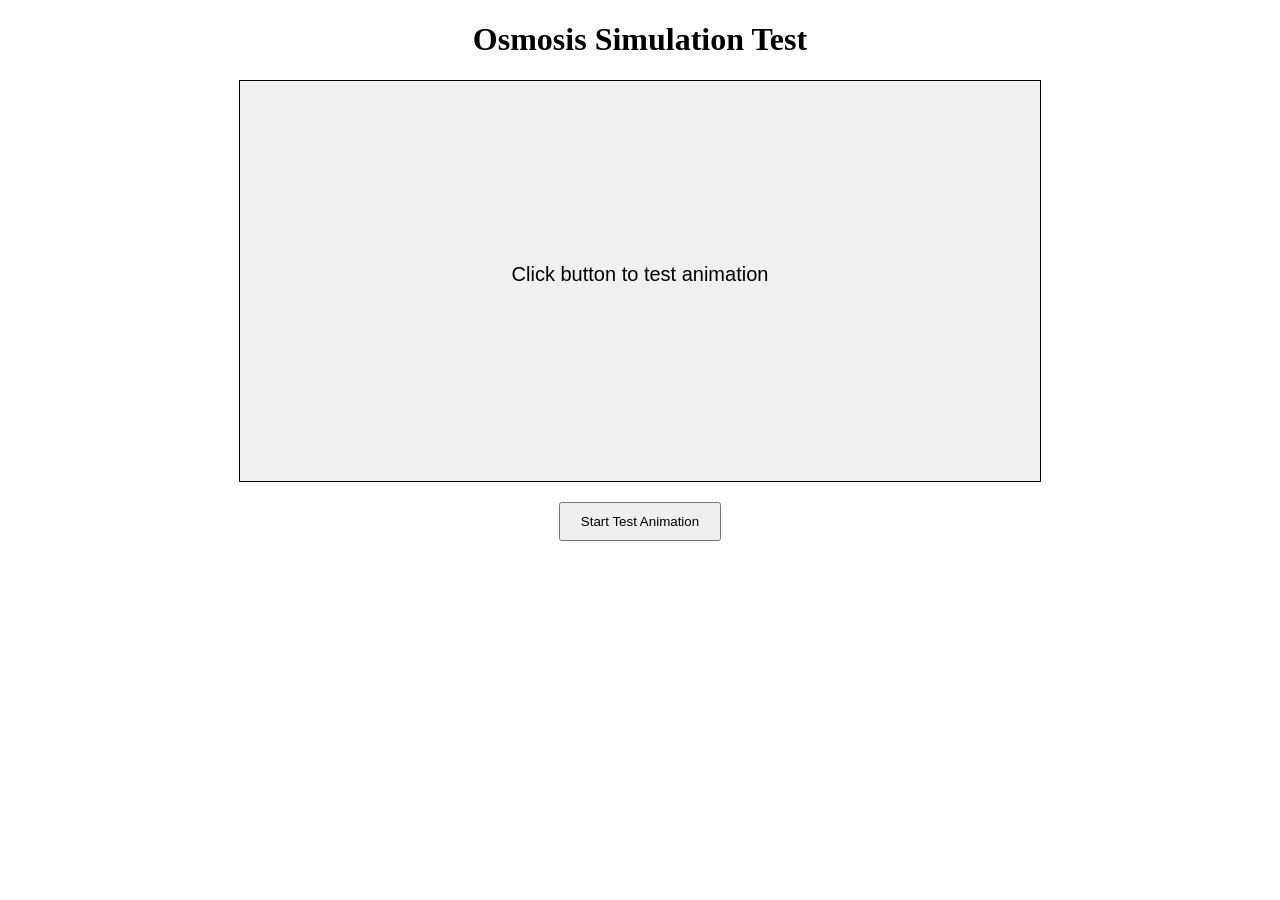
<file: test_osmosis.html>
<!DOCTYPE html>
<html>
<head>
    <title>Osmosis Test</title>
    <style>
        canvas {
            border: 1px solid black;
            display: block;
            margin: 20px auto;
        }
        button {
            display: block;
            margin: 10px auto;
            padding: 10px 20px;
        }
    </style>
</head>
<body>
    <h1 style="text-align: center;">Osmosis Simulation Test</h1>
    <canvas id="test-canvas" width="800" height="400"></canvas>
    <button onclick="testAnimation()">Start Test Animation</button>
    
    <script>
        let animating = false;
        let particles = [];
        
        class TestParticle {
            constructor(x, y) {
                this.x = x;
                this.y = y;
                this.vx = (Math.random() - 0.5) * 4;
                this.vy = (Math.random() - 0.5) * 4;
                this.radius = 8;
            }
            
            update(canvas) {
                this.vx += (Math.random() - 0.5) * 1;
                this.vy += (Math.random() - 0.5) * 1;
                this.vx *= 0.95;
                this.vy *= 0.95;
                
                this.x += this.vx;
                this.y += this.vy;
                
                if (this.x < this.radius || this.x > canvas.width - this.radius) {
                    this.vx *= -1;
                    this.x = Math.max(this.radius, Math.min(canvas.width - this.radius, this.x));
                }
                if (this.y < this.radius || this.y > canvas.height - this.radius) {
                    this.vy *= -1;
                    this.y = Math.max(this.radius, Math.min(canvas.height - this.radius, this.y));
                }
            }
            
            draw(ctx) {
                ctx.fillStyle = 'red';
                ctx.beginPath();
                ctx.arc(this.x, this.y, this.radius, 0, Math.PI * 2);
                ctx.fill();
            }
        }
        
        function testAnimation() {
            const canvas = document.getElementById('test-canvas');
            const ctx = canvas.getContext('2d');
            
            // Create particles
            particles = [];
            for (let i = 0; i < 20; i++) {
                particles.push(new TestParticle(
                    Math.random() * canvas.width,
                    Math.random() * canvas.height
                ));
            }
            
            animating = true;
            animate();
        }
        
        function animate() {
            if (!animating) return;
            
            const canvas = document.getElementById('test-canvas');
            const ctx = canvas.getContext('2d');
            
            // Clear
            ctx.clearRect(0, 0, canvas.width, canvas.height);
            
            // Update and draw
            particles.forEach(p => {
                p.update(canvas);
                p.draw(ctx);
            });
            
            requestAnimationFrame(animate);
        }
        
        // Initialize
        const canvas = document.getElementById('test-canvas');
        const ctx = canvas.getContext('2d');
        ctx.fillStyle = '#f0f0f0';
        ctx.fillRect(0, 0, canvas.width, canvas.height);
        ctx.fillStyle = 'black';
        ctx.font = '20px Arial';
        ctx.textAlign = 'center';
        ctx.fillText('Click button to test animation', canvas.width/2, canvas.height/2);
    </script>
</body>
</html>
</file>
<file: style.css>
:root {
    --primary-color: #3b82f6;
    --primary-dark: #2563eb;
    --secondary-color: #10b981;
    --background: #f8fafc;
    --surface: #ffffff;
    --text-primary: #1e293b;
    --text-secondary: #64748b;
    --border: #e2e8f0;
    --error: #ef4444;
    --success: #22c55e;
    --warning: #f59e0b;
    --shadow: 0 1px 3px 0 rgb(0 0 0 / 0.1);
    --shadow-lg: 0 10px 15px -3px rgb(0 0 0 / 0.1);
}

* {
    margin: 0;
    padding: 0;
    box-sizing: border-box;
}

body {
    font-family: 'Inter', -apple-system, BlinkMacSystemFont, 'Segoe UI', sans-serif;
    background-color: var(--background);
    color: var(--text-primary);
    line-height: 1.6;
    -webkit-font-smoothing: antialiased;
}

/* Ensure main content area has proper background */
.main-selection,
.content-area {
    background-color: var(--background);
    color: var(--text-primary);
}

.app-container {
    min-height: 100vh;
    display: flex;
    flex-direction: column;
}

.app-header {
    background: linear-gradient(135deg, var(--primary-color) 0%, var(--primary-dark) 100%);
    color: white !important;
    padding: 2rem 1rem;
    text-align: center;
    box-shadow: var(--shadow);
}

.app-header h1,
.app-header p {
    color: white !important;
}

.app-header h1 {
    font-size: 1.75rem;
    font-weight: 700;
    margin-bottom: 0.5rem;
}

.subtitle {
    font-size: 0.875rem;
    opacity: 0.9;
}

.tab-navigation {
    display: flex;
    background: var(--surface);
    border-bottom: 1px solid var(--border);
    overflow-x: auto;
    -webkit-overflow-scrolling: touch;
}

.tab-btn {
    flex: 1;
    padding: 1rem;
    border: none;
    background: none;
    font-size: 0.875rem;
    font-weight: 500;
    color: var(--text-secondary);
    cursor: pointer;
    transition: all 0.2s;
    position: relative;
    white-space: nowrap;
}

.tab-btn:hover {
    color: var(--text-primary);
    background: var(--background);
}

.tab-btn.active {
    color: var(--primary-color);
}

.tab-btn.active::after {
    content: '';
    position: absolute;
    bottom: 0;
    left: 0;
    right: 0;
    height: 2px;
    background: var(--primary-color);
}

.content-area {
    flex: 1;
    padding: 1rem;
    max-width: 768px;
    margin: 0 auto;
    width: 100%;
}

.tab-content {
    display: none;
    animation: fadeIn 0.3s ease-in-out;
}

.tab-content.active {
    display: block;
}

.input-section {
    background: var(--surface);
    border-radius: 12px;
    padding: 1.5rem;
    box-shadow: var(--shadow);
    border: 2px solid var(--primary-color);
    margin-bottom: 1.5rem;
}

.input-section h2 {
    font-size: 1.25rem;
    margin-bottom: 1rem;
    color: var(--primary-color);
    font-weight: 600;
}

.selection-group {
    margin-bottom: 1rem;
}

.selection-label {
    font-size: 0.875rem;
    font-weight: 600;
    color: var(--text-secondary);
    margin-bottom: 0.5rem;
    text-transform: uppercase;
    letter-spacing: 0.05em;
}

.strand-selector,
.cell-type-selector {
    display: flex;
    gap: 1rem;
}

.radio-container {
    display: flex;
    align-items: center;
    cursor: pointer;
}

.radio-container input[type="radio"] {
    margin-right: 0.5rem;
}

.radio-label {
    font-size: 0.875rem;
    color: var(--text-secondary);
}

.dna-input {
    width: 100%;
    min-height: 100px;
    padding: 0.75rem;
    border: 1px solid var(--border);
    border-radius: 8px;
    font-family: 'Courier New', monospace;
    font-size: 0.875rem;
    resize: vertical;
    transition: border-color 0.2s;
}

.dna-input:focus {
    outline: none;
    border-color: var(--primary-color);
}

.process-btn {
    width: 100%;
    padding: 0.875rem 1.5rem;
    margin-top: 1rem;
    background: linear-gradient(135deg, var(--primary-color) 0%, var(--primary-dark) 100%);
    color: white !important;
    border: none;
    border-radius: 8px;
    font-size: 1rem;
    font-weight: 600;
    cursor: pointer;
    transition: all 0.2s;
    display: flex;
    align-items: center;
    justify-content: center;
    gap: 0.5rem;
}

.process-btn span {
    color: white !important;
}

.process-btn:hover {
    transform: translateY(-1px);
    box-shadow: var(--shadow-lg);
}

.process-btn:active {
    transform: translateY(0);
}

.btn-icon {
    font-size: 1.25rem;
}

.results-section {
    animation: slideUp 0.3s ease-out;
}

.results-section.hidden {
    display: none;
}

.results-section h2 {
    font-size: 1.25rem;
    margin-bottom: 1rem;
}

.result-card {
    background: var(--surface);
    border-radius: 12px;
    padding: 1.5rem;
    box-shadow: var(--shadow);
    border: 2px solid var(--primary-color);
}

.result-item {
    margin-bottom: 1rem;
    padding: 1rem;
    background: var(--background);
    border-radius: 8px;
}

.result-label {
    display: block;
    font-size: 0.75rem;
    font-weight: 600;
    color: var(--text-secondary);
    margin-bottom: 0.5rem;
    text-transform: uppercase;
    letter-spacing: 0.05em;
}

.result-sequence {
    font-family: 'Courier New', monospace;
    font-size: 0.875rem;
    word-break: break-all;
    color: var(--text-primary);
    line-height: 1.5;
}

.arrow-down {
    text-align: center;
    font-size: 1.5rem;
    color: var(--primary-color);
    margin: 0.5rem 0;
}

.codon-info {
    display: flex;
    gap: 1rem;
    margin-top: 1rem;
    padding: 0.75rem;
    background: var(--background);
    border-radius: 6px;
    border: 1px solid var(--border);
}

.codon-info-item {
    flex: 1;
}

.codon-info-label {
    display: block;
    font-size: 0.75rem;
    font-weight: 600;
    color: var(--text-secondary);
    margin-bottom: 0.25rem;
    text-transform: uppercase;
    letter-spacing: 0.05em;
}

.codon-info-value {
    font-family: 'Courier New', monospace;
    font-size: 0.875rem;
    color: var(--primary-color);
    font-weight: 600;
}

.mutation-controls {
    margin-top: 1rem;
}

.mutation-select {
    width: 100%;
    padding: 0.75rem;
    border: 1px solid var(--border);
    border-radius: 8px;
    font-size: 0.875rem;
    background: var(--surface);
    cursor: pointer;
}

.mutation-params {
    display: flex;
    gap: 0.5rem;
    margin-top: 1rem;
}

.mutation-params.hidden {
    display: none;
}

.position-input,
.base-input {
    flex: 1;
    padding: 0.75rem;
    border: 1px solid var(--border);
    border-radius: 8px;
    font-size: 0.875rem;
}

.comparison-grid {
    display: grid;
    grid-template-columns: 1fr;
    gap: 1.5rem;
}

@media (min-width: 640px) {
    .comparison-grid {
        grid-template-columns: 1fr 1fr;
    }
}

.comparison-column {
    background: var(--surface);
    border-radius: 12px;
    padding: 1.5rem;
    box-shadow: var(--shadow);
    border: 2px solid var(--primary-color);
}

.comparison-column h3 {
    font-size: 1.125rem;
    margin-bottom: 0.5rem;
    color: var(--primary-color);
}

.cell-info {
    font-size: 0.875rem;
    color: var(--text-secondary);
    margin-bottom: 1rem;
}

.app-footer {
    background: var(--surface);
    border-top: 1px solid var(--border);
    padding: 1rem;
    text-align: center;
    font-size: 0.875rem;
    color: var(--text-secondary);
}

/* Ensure footer text is visible */
.app-footer p {
    color: var(--text-secondary);
}

@keyframes fadeIn {
    from {
        opacity: 0;
    }
    to {
        opacity: 1;
    }
}

@keyframes slideUp {
    from {
        opacity: 0;
        transform: translateY(20px);
    }
    to {
        opacity: 1;
        transform: translateY(0);
    }
}

/* 다크모드 지원 */
@media (prefers-color-scheme: dark) {
    :root {
        --background: #0f172a;
        --surface: #1e293b;
        --text-primary: #f1f5f9;
        --text-secondary: #94a3b8;
        --border: #334155;
    }
    
    /* Ensure proper contrast in dark mode */
    body {
        background-color: var(--background);
        color: var(--text-primary);
    }
    
    .dna-input,
    .mutation-select,
    .position-input,
    .base-input {
        background: var(--surface);
        color: var(--text-primary);
    }
    
    .result-item {
        background: #0f172a;
    }
}

/* Education Page Styles */
.education-section {
    padding: 1rem;
}

.education-section h2 {
    text-align: center;
    margin-bottom: 1rem;
}

.education-intro {
    font-size: 1.125rem;
    color: var(--text-secondary);
    margin-bottom: 2rem;
    text-align: center;
}

.education-grid {
    display: grid;
    grid-template-columns: repeat(auto-fit, minmax(300px, 1fr));
    gap: 1.5rem;
    margin-bottom: 2rem;
}

.education-card {
    background: var(--surface);
    border-radius: 12px;
    padding: 1.5rem;
    box-shadow: var(--shadow);
    transition: transform 0.2s, box-shadow 0.2s;
}

.education-section .education-card {
    border: 2px solid var(--primary-color);
}

.education-card:hover {
    transform: translateY(-2px);
    box-shadow: var(--shadow-lg);
}

.education-icon {
    font-size: 2rem;
    margin-bottom: 1rem;
    text-align: center;
}

.education-card h3 {
    color: var(--primary-color);
    margin-bottom: 0.75rem;
    font-size: 1.25rem;
}

.education-card > p {
    color: var(--text-secondary);
    margin-bottom: 1rem;
    line-height: 1.6;
}

.education-details {
    margin-top: 1rem;
}

.education-details h4 {
    color: var(--text-primary);
    font-size: 0.875rem;
    font-weight: 600;
    margin-bottom: 0.5rem;
    text-transform: uppercase;
    letter-spacing: 0.05em;
}

.education-details ul {
    list-style: none;
    padding: 0;
    margin: 0;
}

.education-details li {
    color: var(--text-secondary);
    font-size: 0.875rem;
    margin-bottom: 0.5rem;
    padding-left: 1rem;
    position: relative;
    line-height: 1.5;
}

.education-details li:before {
    content: "•";
    color: var(--primary-color);
    position: absolute;
    left: 0;
}

.education-details li strong {
    color: var(--text-primary);
}

/* DNA Strands Box - Horizontal Layout */
.dna-strands-box {
    margin-top: 2rem;
    background: var(--surface);
    border-radius: 12px;
    padding: 1.5rem;
    box-shadow: var(--shadow);
    border: 2px solid var(--primary-color);
}

.dna-strands-content {
    max-width: 100%;
}

.dna-strands-header {
    display: flex;
    align-items: center;
    gap: 1rem;
    margin-bottom: 1rem;
}

.dna-strands-header .education-icon {
    font-size: 1.5rem;
    margin: 0;
}

.dna-strands-header h3 {
    color: var(--primary-color);
    margin: 0;
    font-size: 1.25rem;
}

.dna-strands-content > p {
    color: var(--text-secondary);
    margin-bottom: 1.5rem;
    line-height: 1.6;
    font-size: 1rem;
}

.dna-strands-details {
    display: grid;
    grid-template-columns: 1fr 1fr;
    gap: 2rem;
}

.dna-strands-column h4 {
    color: var(--text-primary);
    font-size: 0.875rem;
    font-weight: 600;
    margin-bottom: 0.75rem;
    text-transform: uppercase;
    letter-spacing: 0.05em;
}

.dna-strands-column ul {
    list-style: none;
    padding: 0;
    margin: 0;
}

.dna-strands-column li {
    color: var(--text-secondary);
    font-size: 0.875rem;
    margin-bottom: 0.5rem;
    padding-left: 1rem;
    position: relative;
    line-height: 1.5;
}

.dna-strands-column li:before {
    content: "•";
    color: var(--primary-color);
    position: absolute;
    left: 0;
}

.dna-strands-column li strong {
    color: var(--text-primary);
}

/* Main Navigation Styles */
.main-navigation {
    background: var(--surface);
    padding: 1rem;
    border-bottom: 2px solid var(--primary-color);
}

.nav-section {
    display: flex;
    justify-content: center;
    gap: 1rem;
    flex-wrap: wrap;
}

.nav-category-btn {
    padding: 0.75rem 1.5rem;
    border: 2px solid var(--border);
    background: var(--background);
    border-radius: 8px;
    font-size: 1rem;
    font-weight: 600;
    color: var(--text-secondary);
    cursor: pointer;
    transition: all 0.2s;
}

.nav-category-btn:hover {
    border-color: var(--primary-color);
    color: var(--primary-color);
}

.nav-category-btn.active {
    background: var(--primary-color);
    border-color: var(--primary-color);
    color: white !important;
}

/* Osmosis Simulator Styles */
.section-intro {
    text-align: center;
    color: var(--primary-color);
    margin-bottom: 1.5rem;
    font-weight: 500;
}

.simulator-controls {
    background: var(--background);
    border-radius: 12px;
    padding: 1.5rem;
    border: 2px solid var(--primary-color);
    margin-bottom: 1.5rem;
}

.control-row {
    display: grid;
    grid-template-columns: 1fr 1fr;
    gap: 1.5rem;
    margin-bottom: 1rem;
}

.control-row:last-child {
    margin-bottom: 0;
}

.control-group {
    display: flex;
    flex-direction: column;
    gap: 0.5rem;
}

.control-group label {
    font-weight: 600;
    color: var(--primary-color);
    font-size: 0.875rem;
    text-transform: uppercase;
    letter-spacing: 0.05em;
}

.concentration-control,
.temperature-control,
.speed-control {
    display: flex;
    align-items: center;
    gap: 0.75rem;
}

.concentration-slider,
.temperature-slider,
.speed-slider {
    flex: 1;
    height: 6px;
    border-radius: 3px;
    background: var(--border);
    outline: none;
    -webkit-appearance: none;
}

.concentration-slider::-webkit-slider-thumb,
.temperature-slider::-webkit-slider-thumb,
.speed-slider::-webkit-slider-thumb {
    -webkit-appearance: none;
    appearance: none;
    width: 20px;
    height: 20px;
    border-radius: 50%;
    background: var(--primary-color);
    cursor: pointer;
}

#conc-left-display,
#conc-right-display,
#temp-display,
#speed-display {
    font-weight: 600;
    color: var(--text-primary);
    min-width: 60px;
    text-align: right;
}

.control-select {
    padding: 0.75rem;
    border: 1px solid var(--border);
    border-radius: 8px;
    font-size: 0.875rem;
    background: var(--surface);
    color: var(--text-primary);
}

.slider {
    width: 100%;
    height: 6px;
    border-radius: 3px;
    background: var(--border);
    outline: none;
    -webkit-appearance: none;
}

.slider::-webkit-slider-thumb {
    -webkit-appearance: none;
    appearance: none;
    width: 20px;
    height: 20px;
    border-radius: 50%;
    background: var(--primary-color);
    cursor: pointer;
}

.concentration-inputs {
    display: flex;
    align-items: center;
    gap: 1rem;
}

.conc-input {
    flex: 1;
    padding: 0.75rem;
    border: 1px solid var(--border);
    border-radius: 8px;
    font-size: 0.875rem;
    background: var(--surface);
    color: var(--text-primary);
}

.arrow {
    font-size: 1.25rem;
    color: var(--primary-color);
}

.process-btn.secondary {
    background: var(--surface);
    color: var(--primary-color);
    border: 2px solid var(--primary-color);
}

.process-btn.secondary:hover {
    background: var(--primary-color);
    color: white;
}

.simulation-area {
    background: var(--surface);
    border-radius: 12px;
    padding: 1.5rem;
    margin-bottom: 1.5rem;
    border: 2px solid var(--primary-color);
}

#osmosis-canvas {
    width: 100%;
    height: 400px;
    border: 1px solid var(--border);
    border-radius: 8px;
    background: white;
    display: block;
}

.simulation-info {
    margin-top: 1rem;
}

.info-grid {
    display: grid;
    grid-template-columns: repeat(auto-fit, minmax(150px, 1fr));
    gap: 1rem;
}

.info-item {
    background: var(--background);
    padding: 0.75rem;
    border-radius: 6px;
}

.info-label {
    display: block;
    font-size: 0.75rem;
    color: var(--primary-color);
    margin-bottom: 0.25rem;
    font-weight: 600;
}

.concept-grid {
    display: grid;
    grid-template-columns: repeat(auto-fit, minmax(200px, 1fr));
    gap: 1rem;
}

.concept-card {
    background: var(--surface);
    padding: 1rem;
    border-radius: 8px;
    border: 1px solid var(--border);
}

.concept-card h4 {
    color: var(--primary-color);
    margin-bottom: 0.5rem;
}

.hidden {
    display: none !important;
}

/* Main Selection Screen Styles */
.main-selection {
    display: none;
}

.main-selection.active {
    display: block;
    padding: 3rem 1rem;
    max-width: 1000px;
    margin: 0 auto;
}

.selection-title {
    text-align: center;
    font-size: 2rem;
    margin-bottom: 3rem;
    color: var(--text-primary);
}

.calculator-grid {
    display: grid;
    grid-template-columns: repeat(auto-fit, minmax(350px, 1fr));
    gap: 2rem;
    padding: 0 1rem;
    max-width: 800px;
    margin: 0 auto;
}

.calculator-card {
    background: var(--surface);
    border: 3px solid var(--primary-color);
    border-radius: 20px;
    padding: 2.5rem;
    cursor: pointer;
    transition: all 0.3s ease;
    text-align: center;
    position: relative;
    overflow: hidden;
}

.calculator-card:hover {
    transform: translateY(-8px);
    box-shadow: 0 12px 32px rgba(59, 130, 246, 0.25);
    border-color: var(--primary-dark);
}

.calculator-card::before {
    content: '';
    position: absolute;
    top: 0;
    left: 0;
    right: 0;
    height: 4px;
    background: linear-gradient(90deg, var(--primary-color), var(--primary-dark));
    opacity: 0;
    transition: opacity 0.3s ease;
}

.calculator-card:hover::before {
    opacity: 1;
}

.calculator-icon {
    font-size: 4rem;
    margin-bottom: 1rem;
    animation: float 3s ease-in-out infinite;
}

@keyframes float {
    0%, 100% { transform: translateY(0); }
    50% { transform: translateY(-10px); }
}

.calculator-card h3 {
    font-size: 1.75rem;
    margin-bottom: 1rem;
    color: var(--primary-color);
    font-weight: 700;
}

.calculator-card p {
    color: var(--text-secondary);
    margin-bottom: 1.5rem;
    line-height: 1.6;
    font-size: 1rem;
}

.features-list {
    display: flex;
    flex-direction: column;
    gap: 0.75rem;
    text-align: left;
    background: var(--background);
    padding: 1rem;
    border-radius: 12px;
}

.feature {
    font-size: 0.875rem;
    color: var(--text-primary);
    display: flex;
    align-items: center;
    gap: 0.5rem;
}

/* Calculator Container Styles */
.calculator-container {
    display: none;
}

.calculator-container.active {
    display: block;
}

#calculator-container.active {
    display: block;
}

.calculator-section {
    display: none;
}

.calculator-section:not(.hidden) {
    display: block;
}

.breadcrumb {
    display: flex;
    align-items: center;
    padding: 1rem;
    background: var(--surface);
    border-bottom: 1px solid var(--border);
    gap: 1rem;
}

.back-btn {
    display: flex;
    align-items: center;
    gap: 0.5rem;
    padding: 0.5rem 1rem;
    background: var(--background);
    border: 1px solid var(--border);
    border-radius: 8px;
    color: var(--text-secondary);
    cursor: pointer;
    transition: all 0.2s;
    font-size: 0.875rem;
}

.back-btn:hover {
    border-color: var(--primary-color);
    color: var(--primary-color);
}

.current-calculator-name {
    font-weight: 600;
    color: var(--text-primary);
    font-size: 1.125rem;
}

/* 모바일 최적화 */
@media (max-width: 640px) {
    .app-header h1 {
        font-size: 1.5rem;
    }
    
    .content-area {
        padding: 0.75rem;
    }
    
    .input-section {
        padding: 1rem;
    }
    
    .strand-selector,
    .cell-type-selector {
        flex-direction: column;
    }
    
    .education-grid {
        grid-template-columns: 1fr;
        gap: 1rem;
    }
    
    .education-card {
        padding: 1rem;
    }
    
    .education-section {
        padding: 0.75rem;
    }
    
    .dna-strands-box {
        margin-top: 1rem;
        padding: 1rem;
    }
    
    .dna-strands-details {
        grid-template-columns: 1fr;
        gap: 1rem;
    }
    
    .dna-strands-header {
        flex-direction: column;
        text-align: center;
        gap: 0.5rem;
    }
    
    .calculator-grid {
        grid-template-columns: 1fr;
        gap: 1.5rem;
    }
    
    .calculator-card {
        padding: 1.5rem;
    }
    
    .calculator-icon {
        font-size: 3rem;
    }
    
    .calculator-card h3 {
        font-size: 1.5rem;
    }
    
    .selection-title {
        font-size: 1.5rem;
    }
}
</file>
